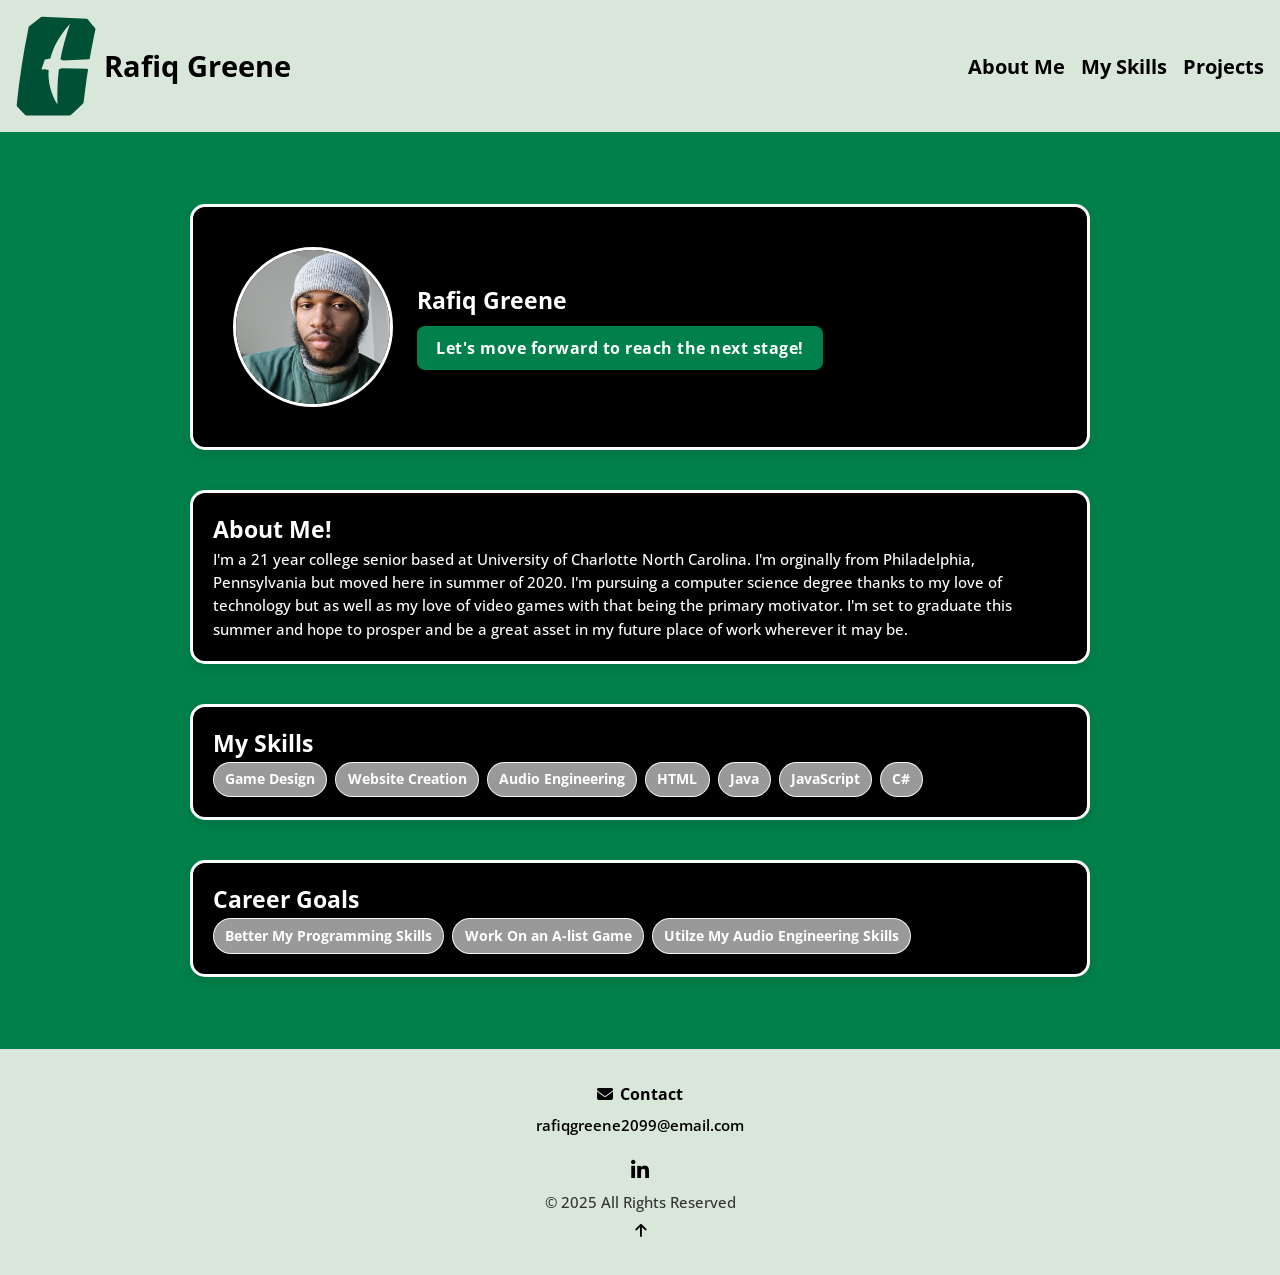
<file: index.html>
<!DOCTYPE html>
<html lang="en">
<head>
  <meta charset="UTF-8" />
  <meta name="viewport" content="width=device-width, initial-scale=1.0"/>
  <title>Portfolio </title>
  <link rel="preconnect" href="https://fonts.googleapis.com"/>
  <link rel="preconnect" href="https://fonts.gstatic.com" crossorigin/>
  <link href="https://fonts.googleapis.com/css2?family=Open+Sans:ital,wght@0,300..800;1,300..800&family=Oswald:wght@200..700&display=swap" rel="stylesheet"/>
  <link rel="stylesheet" href="https://cdnjs.cloudflare.com/ajax/libs/font-awesome/6.4.0/css/all.min.css"/>
  <link rel="stylesheet" href="css/style.css"/>
</head>
<body id="top">
  <header>
    <div class="logo-section">
      <img src="images/Charlotte_49ers_logo.svg" alt="logo" width="200" height="200"/>
      <a href="index.html"><h1>Rafiq Greene</h1></a>
    </div>
    <nav aria-label="Primary">
      <ul>
        <li><a href="#about">About Me</a></li>
        <li><a href="#skills">My Skills</a></li>
        <li><a href="project.html">Projects</a></li>
      </ul>
    </nav>
  </header>

  <!--Main Section-->
  <main>
  <section class="person-section" id="person1">
    <!-- Hero Card -->
    <div class="hero">
        <img src="images/meImg.jpg" alt="name" class="profile-pic">
        <div>
            <h2>Rafiq Greene<h2>
            <p>Let's move forward to reach the next stage!</p>
        </div>
    </div>

    <!-- About Me Card -->
    <div class="about" id="about">
      <h2>About Me!</h2>
      <p>I'm a 21 year college senior based at University of Charlotte North Carolina. I'm orginally
        from  Philadelphia, Pennsylvania but moved here in summer of 2020. I'm pursuing a computer science degree
        thanks to my love of technology but as well as my love of video games with that being the primary motivator.
        I'm set to graduate this summer and hope to prosper and be a great asset in my future place of work wherever it 
        may be.
      </p>
      
    </div>

    <!-- Skills Card -->
    <div class="skills" id="skills">
      <h2>My Skills</h2>
      <ul>
        <li>Game Design</li>
        <li>Website Creation</li>
        <li>Audio Engineering</li>
        <li>HTML</li>
        <li>Java</li>
        <li>JavaScript</li>
        <li>C#</li>
      </ul>
    </div>

    <!-- Goals Card -->
    <div div class="skills" id="skills">
      <h2>Career Goals</h2>
      <ul>
      <li>Better My Programming Skills</li>
      <li>Work On an A-list Game</li>
      <li>Utilze My Audio Engineering Skills</li>
      </ul>
    </div>

  </section>
</main>

  <footer class="site-footer">
    <section>
      <h6><i class="fa-solid fa-envelope"></i> Contact</h6>
      <p><a href="mailto:123@email.com">rafiqgreene2099@email.com</a></p>
    </section>
    <ul class="socials" aria-label="Social links">
      <li><a href="https://www.linkedin.com/in/rafiq-greene-434401252/" target="_blank" rel="noopener"><i class="fa-brands fa-linkedin-in" aria-hidden="true"></i></a></li>
    </ul>
    <p class="copyright">&copy; 2025  All Rights Reserved</p>
    <a href="#top" class="back-to-top" aria-label="Back to top"><i class="fa-solid fa-arrow-up"></i></a>
  </footer>
</body>
</html>
</file>
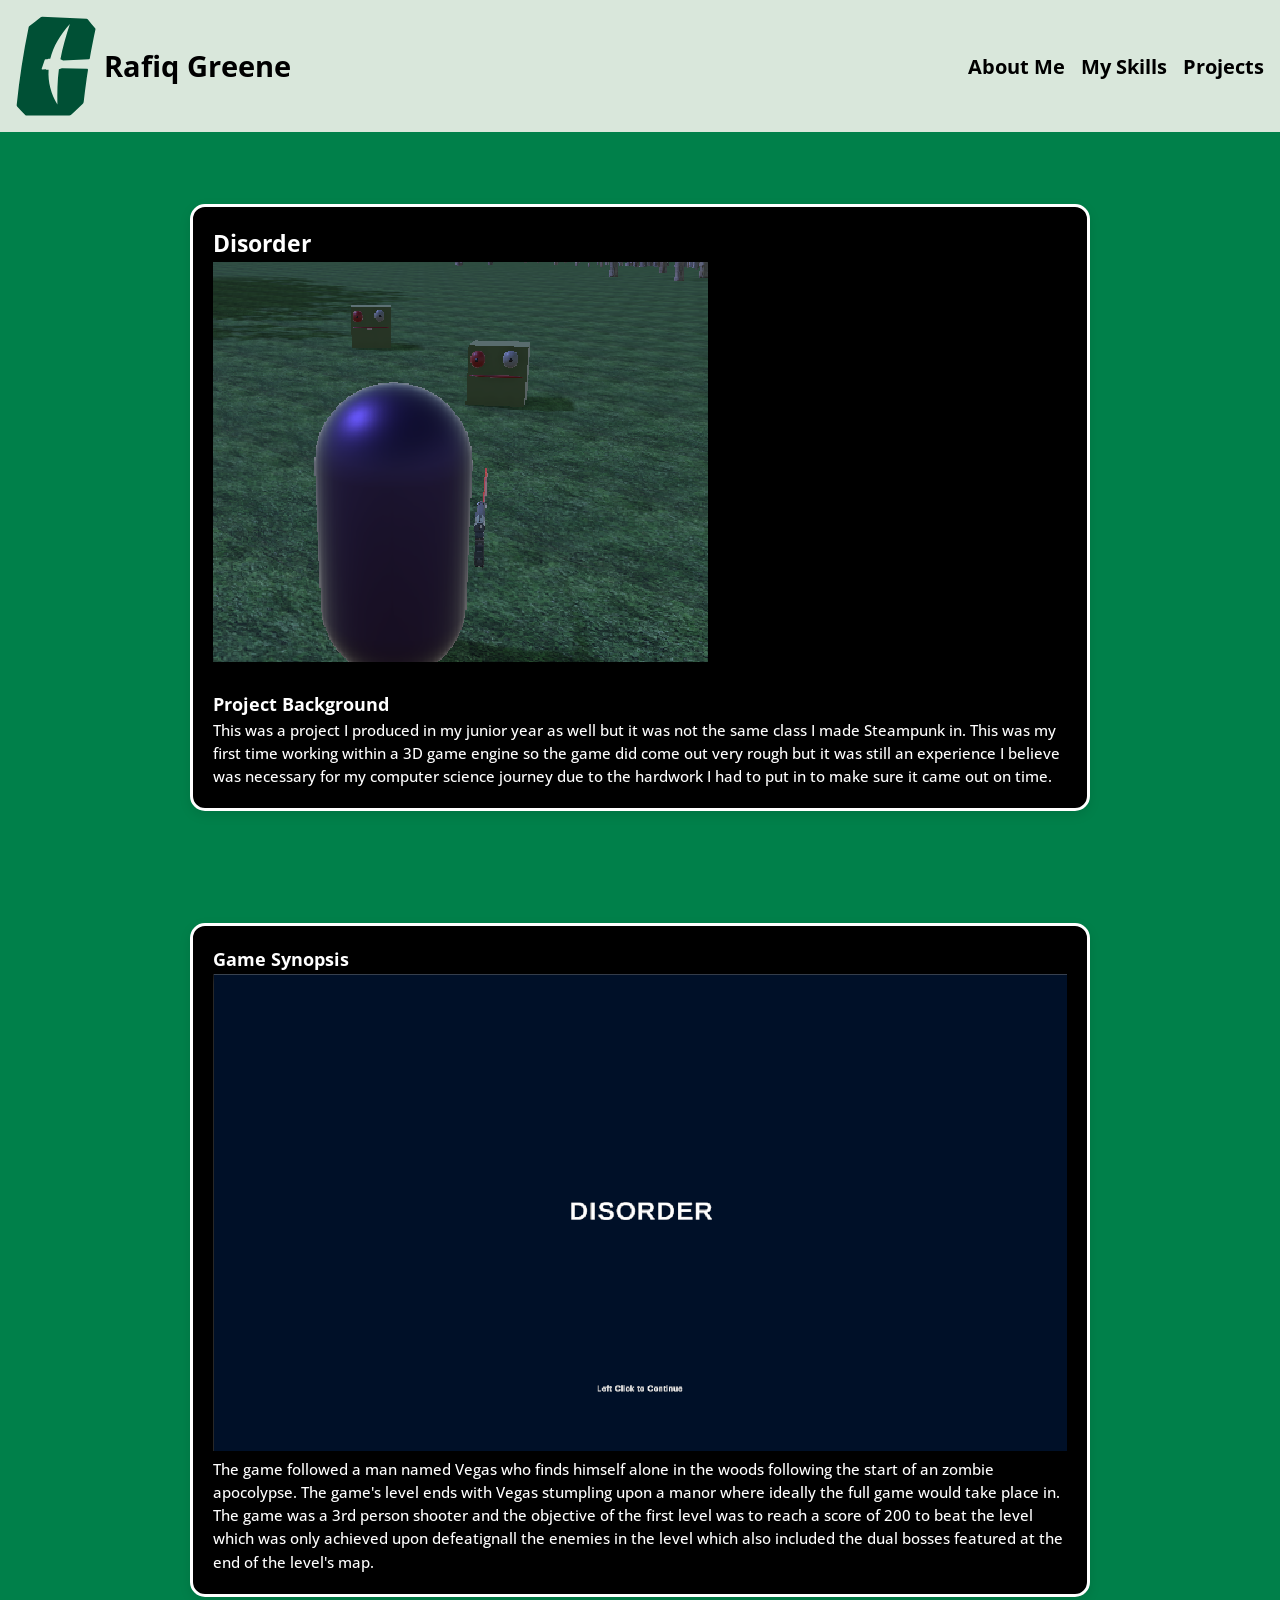
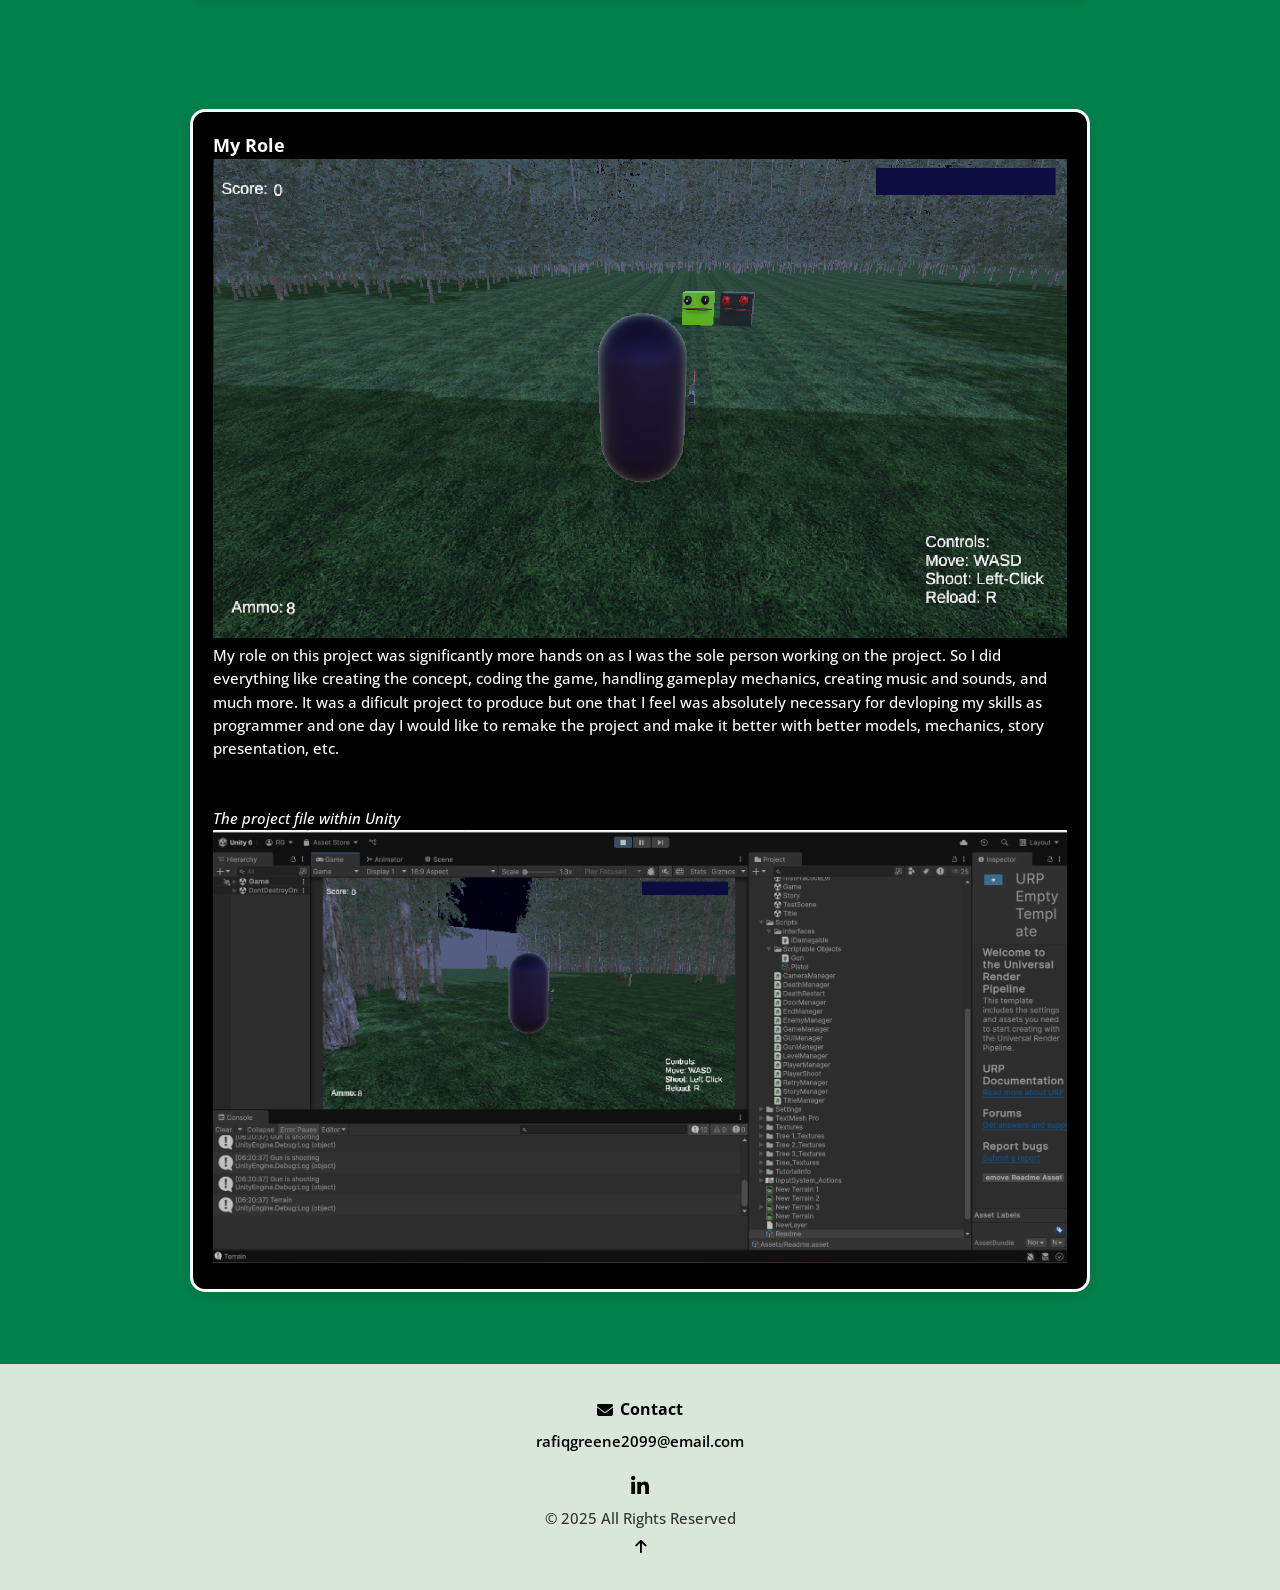
<file: disorder.html>
<!DOCTYPE html>
<html lang="en">
<head>
    <meta charset="UTF-8">
    <meta name="viewport" content="width=device-width, initial-scale=1.0">
    <title>Projects</title>
    
    <!--Google Fonts (EXACTLY same as index.html)-->
    <link rel="preconnect" href="https://fonts.googleapis.com">
    <link rel="preconnect" href="https://fonts.gstatic.com" crossorigin>
    <link href="https://fonts.googleapis.com/css2?family=Open+Sans:ital,wght@0,300..800;1,300..800&family=Oswald:wght@200..700&display=swap" rel="stylesheet">
    <link rel="stylesheet" href="https://cdnjs.cloudflare.com/ajax/libs/font-awesome/6.4.0/css/all.min.css">
    <!--CSS Stylesheet Link (EXACTLY same as index.html)-->
    <link rel="stylesheet" href="css/style.css" />
    
</head>
<body id = "top">
    <!--Header Section -->
   <header>
        <div class="logo-section">
      <img src="images/Charlotte_49ers_logo.svg" alt="logo" width="200" height="200"/>
      <a href="index.html"><h1>Rafiq Greene</h1></a>
    </div>

        <!--Navigation-->
        <nav>
            <ul>
                <li><a href="index.html#about">About Me</a></li>
                <li><a href="index.html#skills">My Skills</a></li>
                <li><a href="project.html">Projects</a></li>
            </ul>
        </nav>
    </header>

    <!--Main Content Area-->
    <main>
    <section class="skills">
    <div ><h2>Disorder</h2></div>
    <img src="images/disorder-3.png">
    <br></br>
    <h3>Project Background</h3>
    <p>This was a project I produced in my junior year as well but it was not the same class I made Steampunk in. 
    This was my first time working within a 3D game engine so the game did come out very rough but it was still an experience I believe 
    was necessary for my computer science journey due to the hardwork I had to put in to make sure it came out on time.</p>
    </section>
    
    <section class="skills">
    <h3>Game Synopsis</h3>
    <img class="screenshot" src="images/disorder.png">
    <p>The game followed a man named Vegas who finds himself alone in the woods following the start of an zombie apocolypse. The game's level ends with Vegas stumpling upon
        a manor where ideally the full game would take place in. The game was a 3rd person shooter and the objective of the first level was to reach a score of 200
        to beat the level which was only achieved upon defeatignall the enemies in the level which also included the dual bosses featured at the end of the level's map.
    </p>
    </section>

    <section class="skills">
    <h3>My Role</h3>
    <figure>
    <img class="screenshot" src="images/disorder-4.png">
    </figure>
    <p> My role on this project was significantly more hands on as I was the sole person working on the project. So I did everything like creating the concept, coding the game,
        handling gameplay mechanics, creating music and sounds, and much more. It was a dificult project to produce but one that I feel was absolutely necessary for 
        devloping my skills as programmer and one day I would like to remake the project and make it better with better models, mechanics, story presentation, etc.</p>
    <br></br>
    <figure>
        <div><i>The project file within Unity</i></div>
    <img class="screenshot" src="images/disorder-5.png">
    <figcaption>
    </figcaption>
    </figure>
    
    </section>
    </main>

    <!--Footer (MUST be EXACTLY same as index.html)-->
    <footer class="site-footer">
    <section>
      <h6><i class="fa-solid fa-envelope"></i> Contact</h6>
      <p><a href="mailto:123@email.com">rafiqgreene2099@email.com</a></p>
    </section>
    <ul class="socials" aria-label="Social links">
      <li><a href="https://www.linkedin.com/in/rafiq-greene-434401252/" target="_blank" rel="noopener"><i class="fa-brands fa-linkedin-in" aria-hidden="true"></i></a></li>
    </ul>
    <p class="copyright">&copy; 2025  All Rights Reserved</p>
    <a href="#top" class="back-to-top" aria-label="Back to top"><i class="fa-solid fa-arrow-up"></i></a>
  </footer>


</body>
</html>
</file>
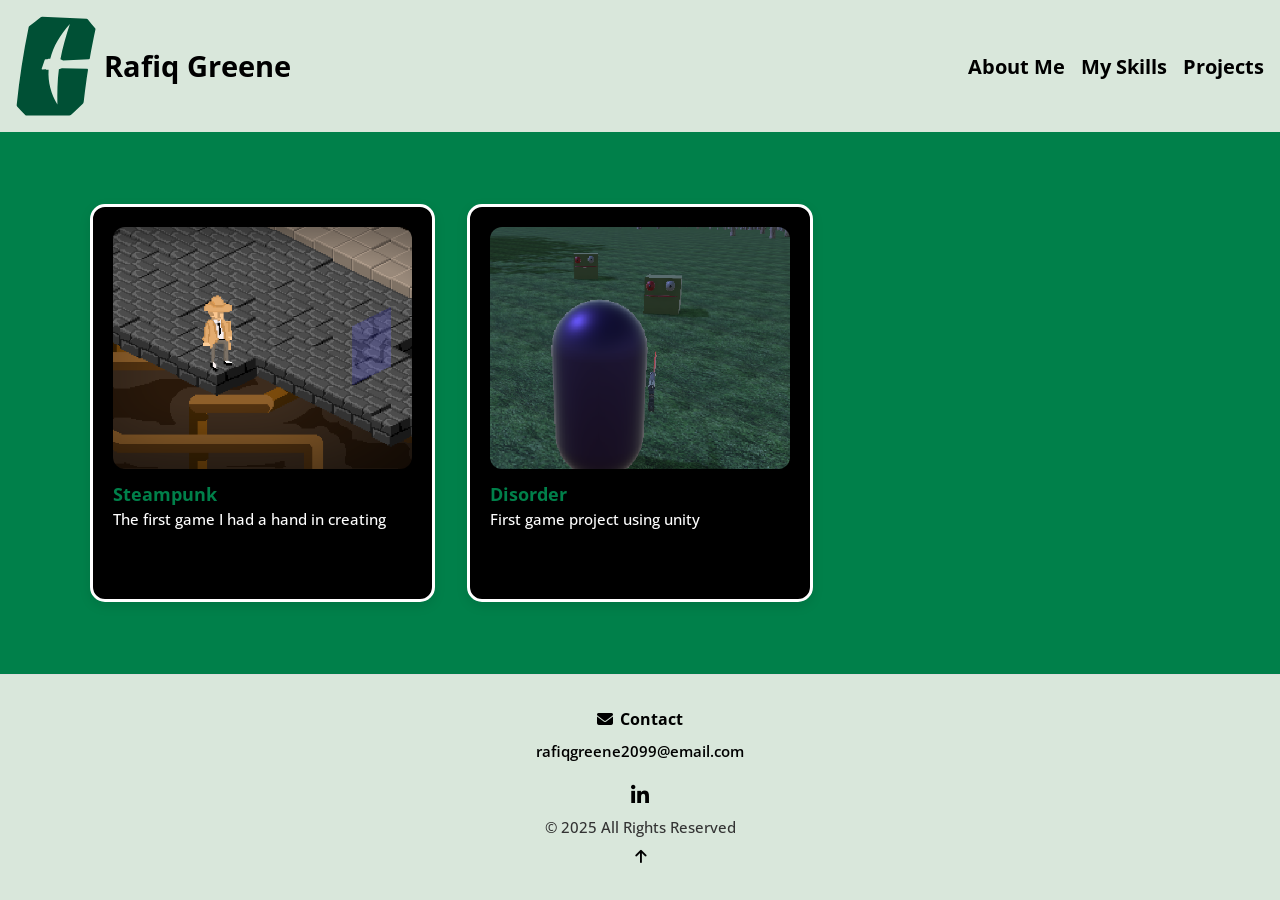
<file: game-select.html>
<!DOCTYPE html>
<html lang="en">
<head>
    <meta charset="UTF-8">
    <meta name="viewport" content="width=device-width, initial-scale=1.0">
    <title>Projects</title>
    
    <!--Google Fonts (EXACTLY same as index.html)-->
    <link rel="preconnect" href="https://fonts.googleapis.com">
    <link rel="preconnect" href="https://fonts.gstatic.com" crossorigin>
    <link href="https://fonts.googleapis.com/css2?family=Open+Sans:ital,wght@0,300..800;1,300..800&family=Oswald:wght@200..700&display=swap" rel="stylesheet">
    <link rel="stylesheet" href="https://cdnjs.cloudflare.com/ajax/libs/font-awesome/6.4.0/css/all.min.css">
    <!--CSS Stylesheet Link (EXACTLY same as index.html)-->
    <link rel="stylesheet" href="css/style.css" />
    
</head>
<body id = "top">
    <!--Header Section -->
    <header>
        <div class="logo-section">
      <img src="images/Charlotte_49ers_logo.svg" alt="logo" width="200" height="200"/>
      <a href="index.html"><h1>Rafiq Greene</h1></a>
    </div>

        <!--Navigation-->
        <nav>
            <ul>
                <li><a href="index.html#about">About Me</a></li>
                <li><a href="index.html#skills">My Skills</a></li>
                <li><a href="project.html">Projects</a></li>
            </ul>
        </nav>
    </header>

    <!--Main Content Area-->
    <main>
        
        <!--Projects Container (Required: At least 5 projects total)-->
        <section id="projects">
            <!--PROJECT 1 -->
            <div class="game">
                <!-- Project image  -->
                 <a href= "steampunk.html" > <img src= "images/steampunk-1.png" alt = "logo" width = "150" height = "150"></a>
                <!-- Project title -->
                <h3><a href="steampunk.html" >Steampunk</a></h3>
                <!-- Short summary -->
                <p>The first game I had a hand in creating</p>
            </div>

            <!--PROJECT 2 -->
            <div class="game">
                <!-- Project image  -->
                 <a href= "disorder.html" > <img src= "images/disorder-3.png" alt = "logo" width = "150" height = "150"></a>
                <!-- Project title -->
                <h3><a href="disorder.html" >Disorder</a></h3>
                <!-- Short summary -->
                <p>First game project using unity</p>

            </div>
        </section>
        </section>

    </main>

    <!--Footer (MUST be EXACTLY same as index.html)-->
    <footer class="site-footer">
    <section>
      <h6><i class="fa-solid fa-envelope"></i> Contact</h6>
      <p><a href="mailto:123@email.com">rafiqgreene2099@email.com</a></p>
    </section>
    <ul class="socials" aria-label="Social links">
      <li><a href="https://www.linkedin.com/in/rafiq-greene-434401252/" target="_blank" rel="noopener"><i class="fa-brands fa-linkedin-in" aria-hidden="true"></i></a></li>
    </ul>
    <p class="copyright">&copy; 2025  All Rights Reserved</p>
    <a href="#top" class="back-to-top" aria-label="Back to top"><i class="fa-solid fa-arrow-up"></i></a>
  </footer>

</body>
</html>
</file>
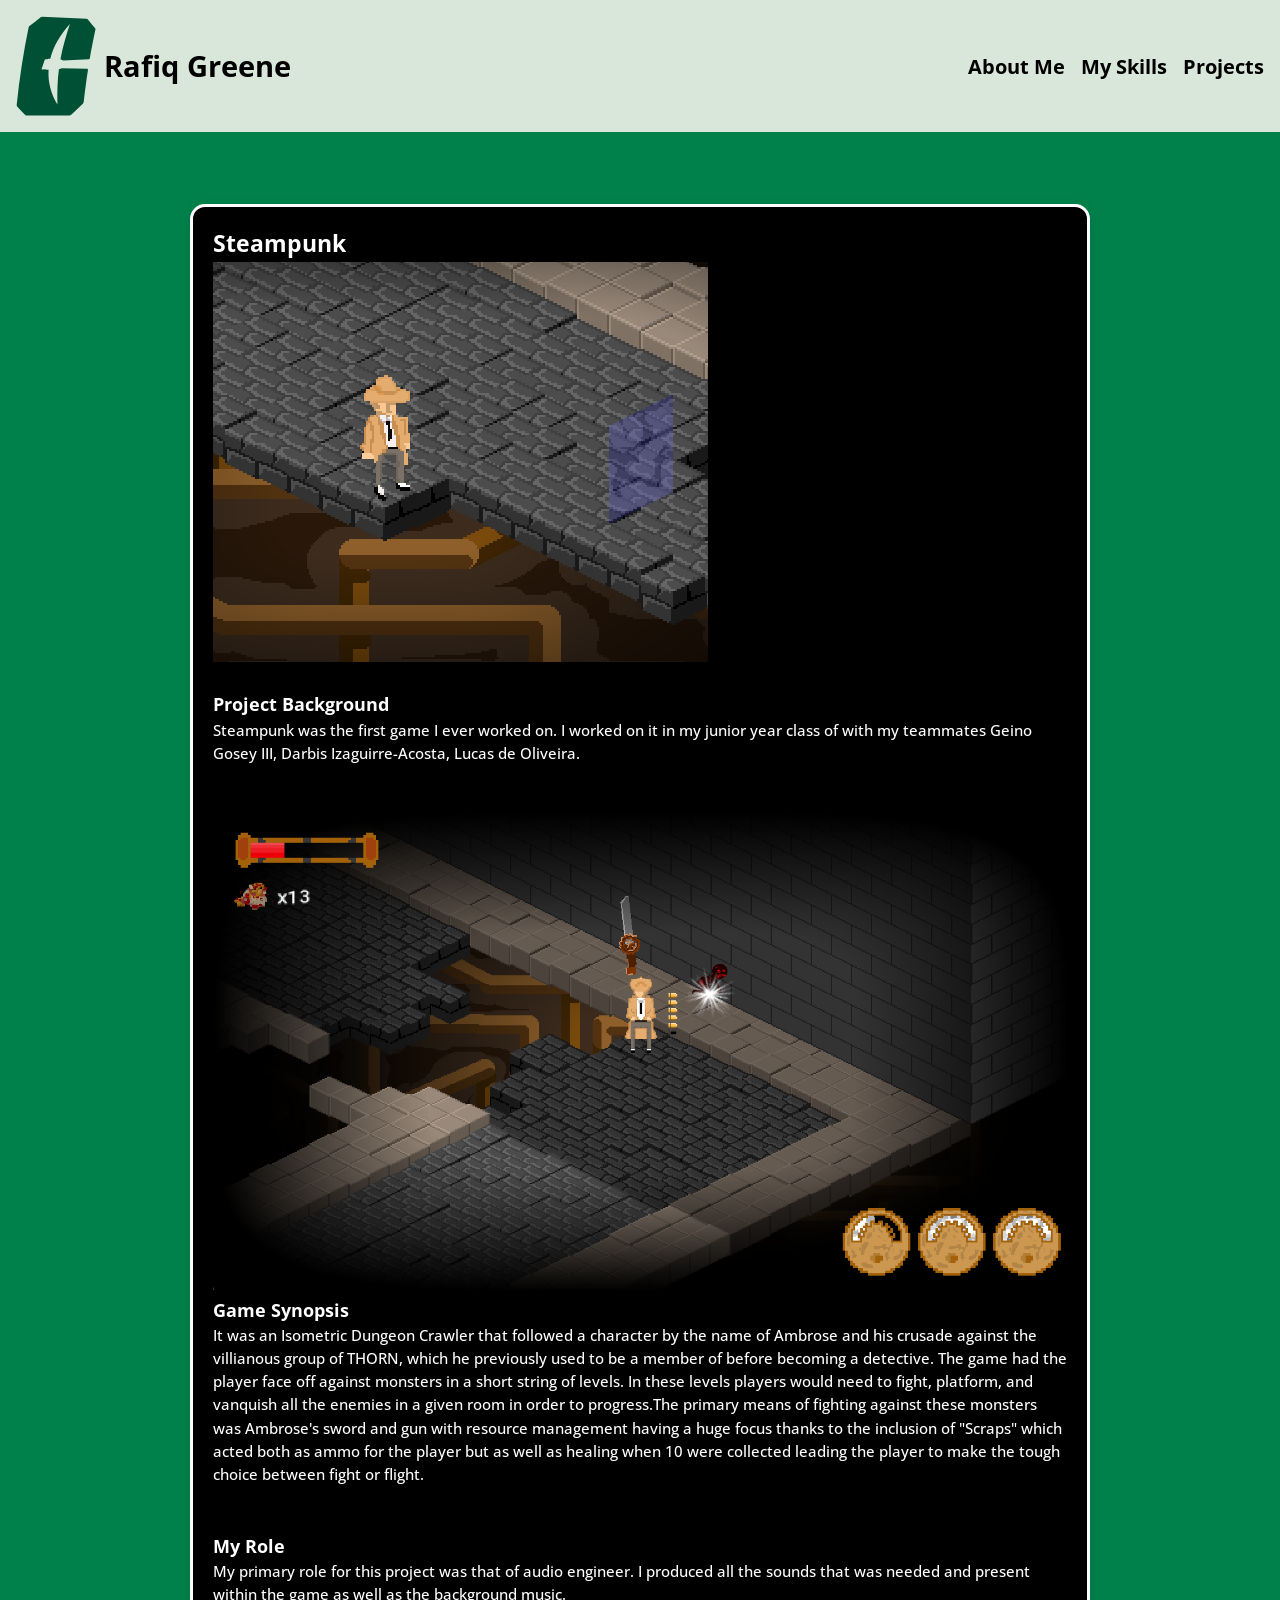
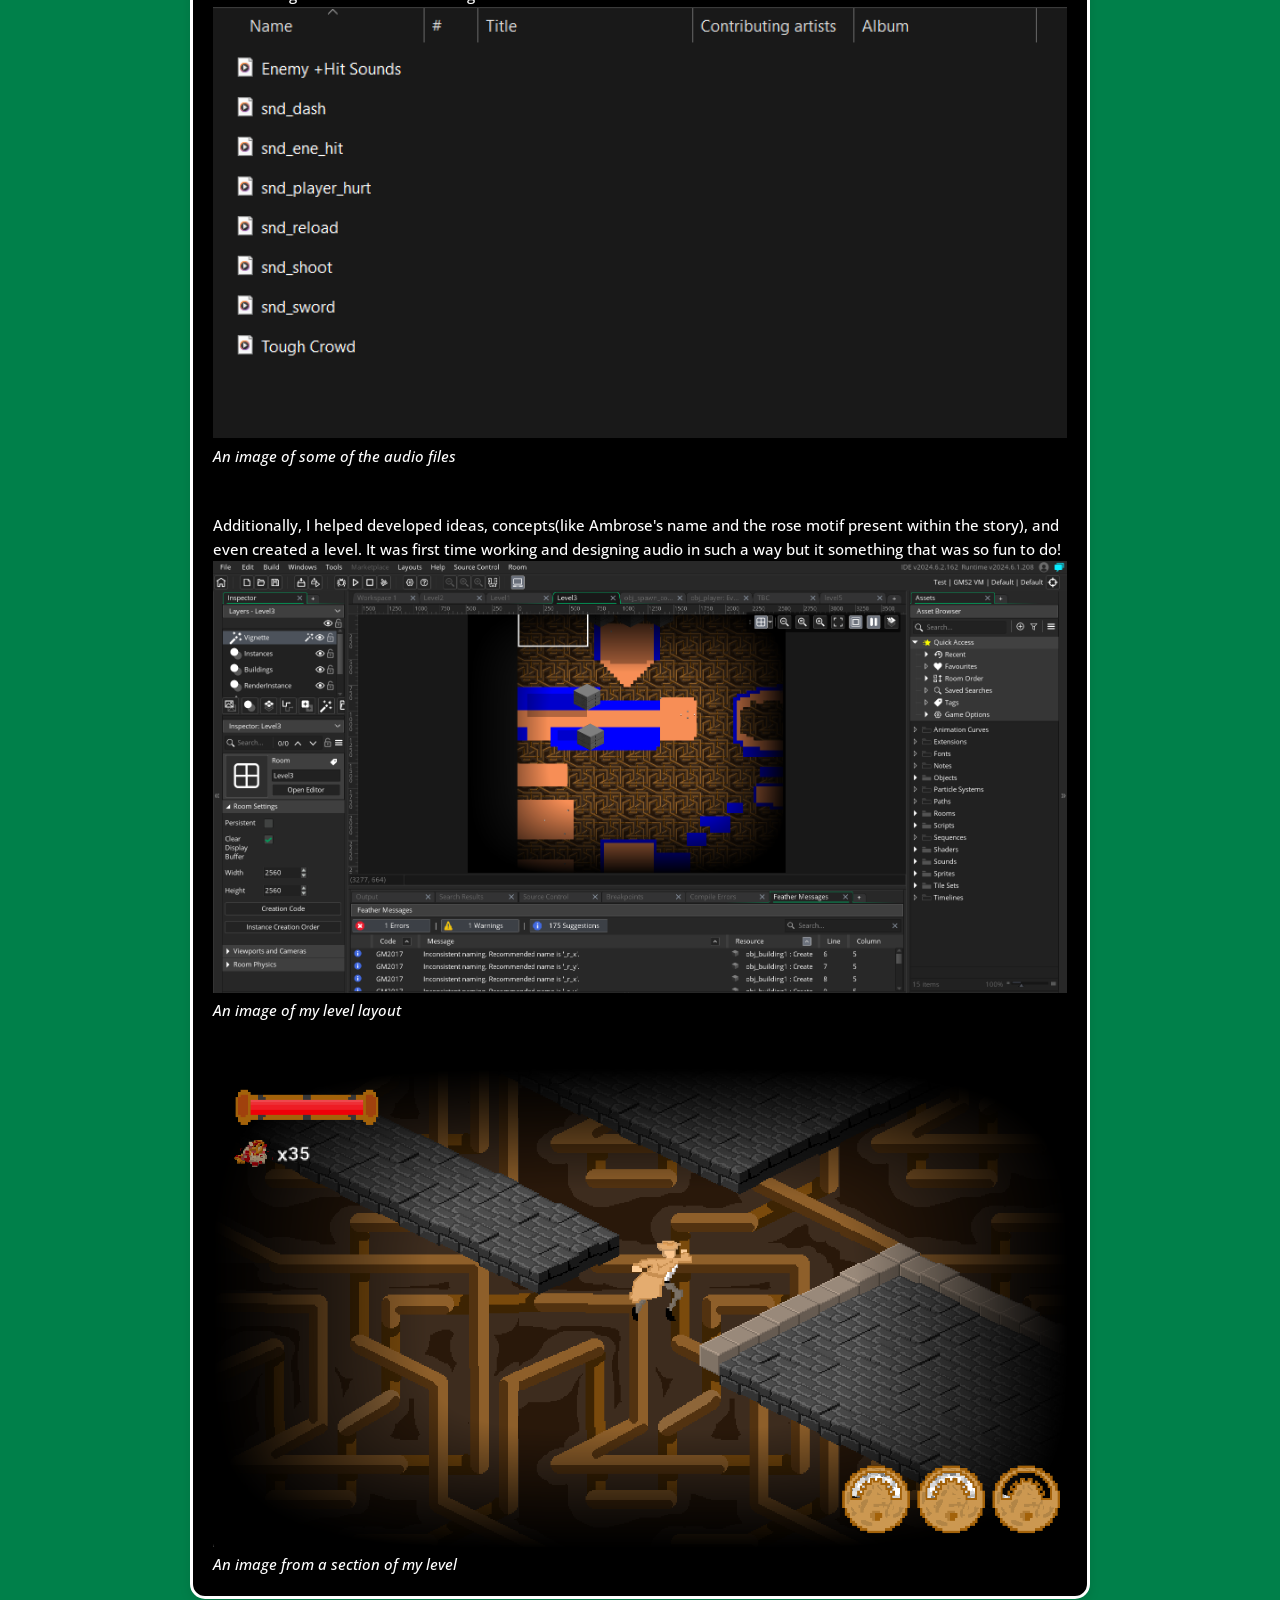
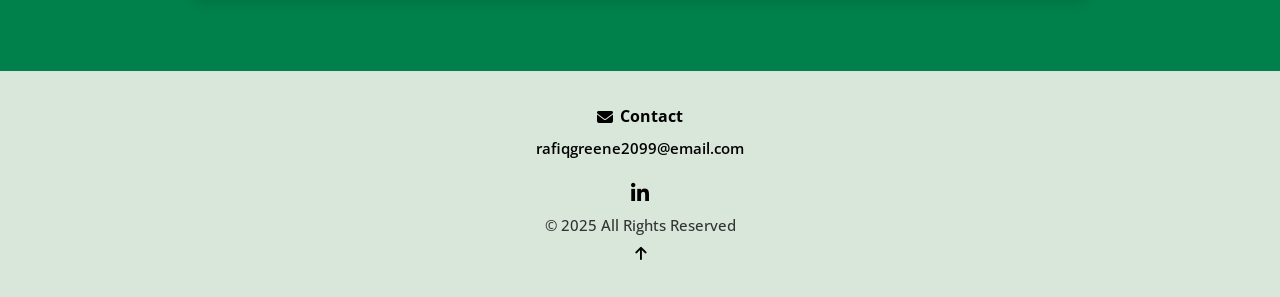
<file: game.html>
<!DOCTYPE html>
<html lang="en">
<head>
    <meta charset="UTF-8">
    <meta name="viewport" content="width=device-width, initial-scale=1.0">
    <title>Projects</title>
    
    <!--Google Fonts (EXACTLY same as index.html)-->
    <link rel="preconnect" href="https://fonts.googleapis.com">
    <link rel="preconnect" href="https://fonts.gstatic.com" crossorigin>
    <link href="https://fonts.googleapis.com/css2?family=Open+Sans:ital,wght@0,300..800;1,300..800&family=Oswald:wght@200..700&display=swap" rel="stylesheet">
    <link rel="stylesheet" href="https://cdnjs.cloudflare.com/ajax/libs/font-awesome/6.4.0/css/all.min.css">
    <!--CSS Stylesheet Link (EXACTLY same as index.html)-->
    <link rel="stylesheet" href="css/style.css" />
    
</head>
<body id = "top">
    <!--Header Section -->
   <header>
        <div class="logo-section">
      <img src="images/Charlotte_49ers_logo.svg" alt="logo" width="200" height="200"/>
      <a href="index.html"><h1>Rafiq Greene</h1></a>
    </div>

        <!--Navigation-->
        <nav>
            <ul>
                <li><a href="index.html#about">About Me</a></li>
                <li><a href="index.html#skills">My Skills</a></li>
                <li><a href="project.html">Projects</a></li>
            </ul>
        </nav>
    </header>

    <!--Main Content Area-->
    <main>
    <section class="skills">
    <div ><h2>Steampunk</h2></div>
    <img src="images/steampunk-1.png">
    <br></br>
    <h3>Project Background</h3>
    <p>Steampunk was the first game I ever worked on. I worked on it in my junior year class of with my  teammates  Geino Gosey III, 
    Darbis Izaguirre-Acosta, Lucas de Oliveira. </p>
    <br></br>
    <img class="screenshot" src="images/steampunk-3.png">
    <h3>Game Synopsis</h3>
    <p> It was an Isometric Dungeon Crawler that followed a character by the name of Ambrose and
    his crusade against the villianous group of THORN, which he previously used to be a member of before becoming a detective.
    The game had the player face off against monsters in a short string of levels. In these levels players would need to fight, platform, and vanquish
    all the enemies in a given room in order to progress.The primary means of fighting against these monsters was Ambrose's sword and gun with resource management
    having a huge focus thanks to the inclusion of "Scraps" which acted both as ammo for the player but as well as healing when 10 were collected leading the player
    to make the tough choice between fight or flight. </p>
    <br></br>
    <h3>My Role</h3>
    <p> My primary role for this project was that of audio engineer. 
    I produced all the sounds that was needed and present within the game as well as the background music.
    <figure>
    <img class="screenshot" src="images/audfiles.png">
    <figcaption>
    <div><i>An image of some of the audio files </i></div>
    </figcaption>
    </figure>
    <br></br>
    Additionally, I helped developed ideas, concepts(like Ambrose's name and the rose motif present within the story), and even created a level.
    It was first time working and designing audio in such a way but it something that was so fun to do!</p>
    <figure>
    <img class="screenshot" src="images/level.png">
    <figcaption>
    <div><i>An image of my level layout</i></div>
    </figcaption>
    </figure>
    <br></br>
    <figure>
    <img class="screenshot" src="images/steampunk-4.png">
    <figcaption>
    <div><i>An image from a section of my level</i></div>
    </figcaption>
    </figure>
    </section>
    </main>

    <!--Footer (MUST be EXACTLY same as index.html)-->
    <footer class="site-footer">
    <section>
      <h6><i class="fa-solid fa-envelope"></i> Contact</h6>
      <p><a href="mailto:123@email.com">rafiqgreene2099@email.com</a></p>
    </section>
    <ul class="socials" aria-label="Social links">
      <li><a href="https://www.linkedin.com/in/rafiq-greene-434401252/" target="_blank" rel="noopener"><i class="fa-brands fa-linkedin-in" aria-hidden="true"></i></a></li>
    </ul>
    <p class="copyright">&copy; 2025  All Rights Reserved</p>
    <a href="#top" class="back-to-top" aria-label="Back to top"><i class="fa-solid fa-arrow-up"></i></a>
  </footer>


</body>
</html>
</file>
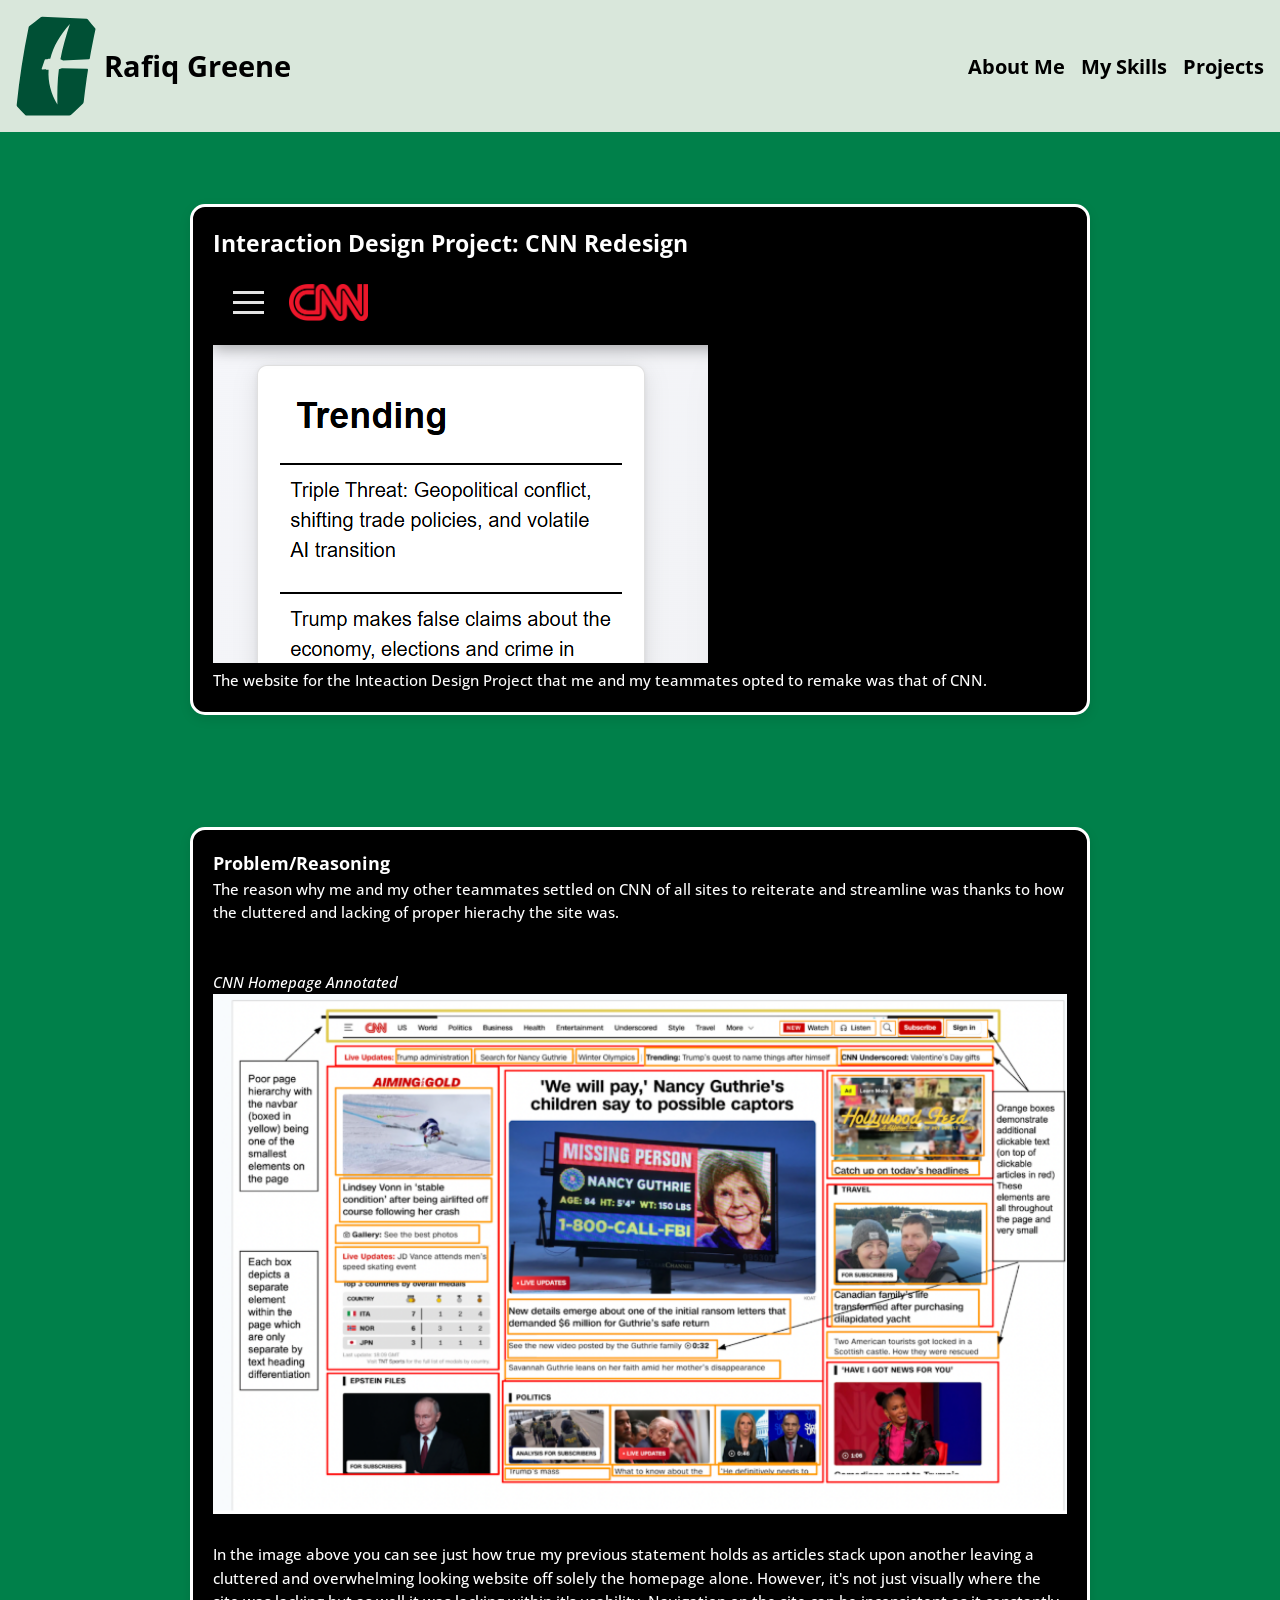
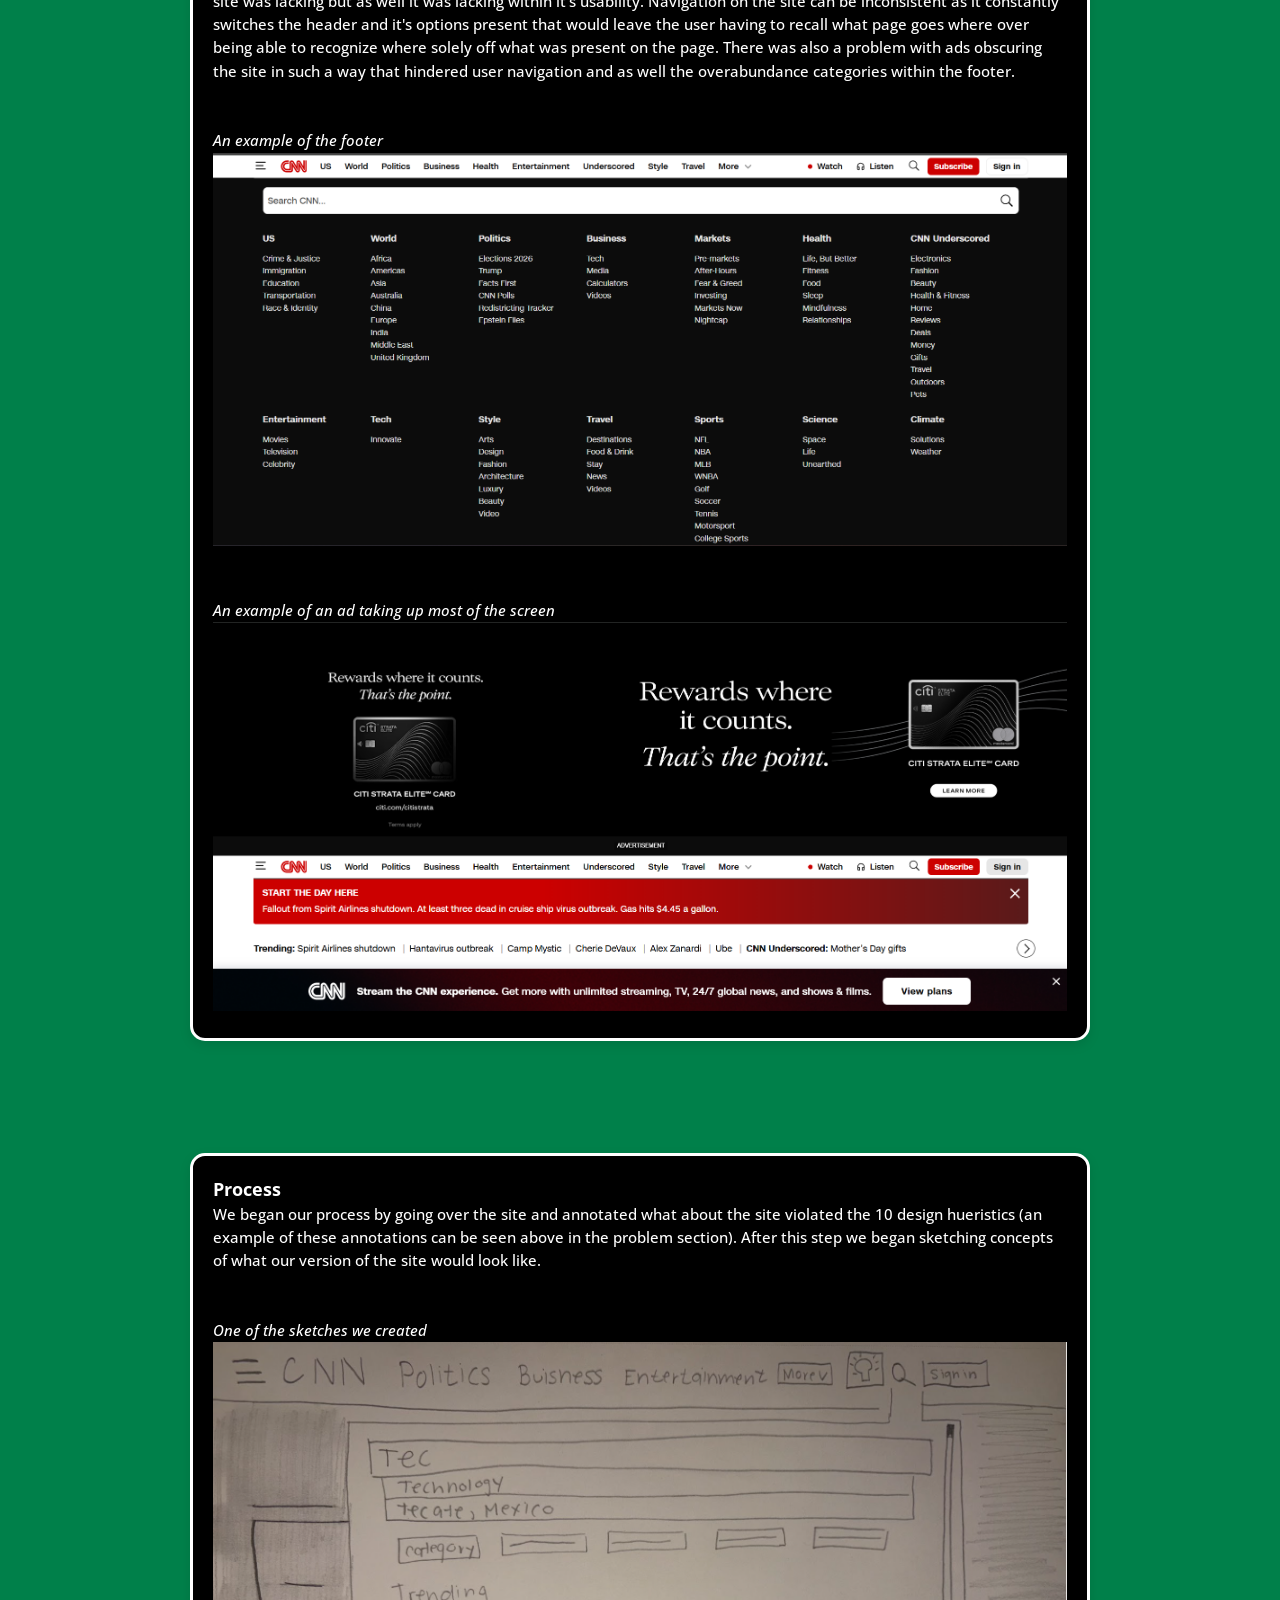
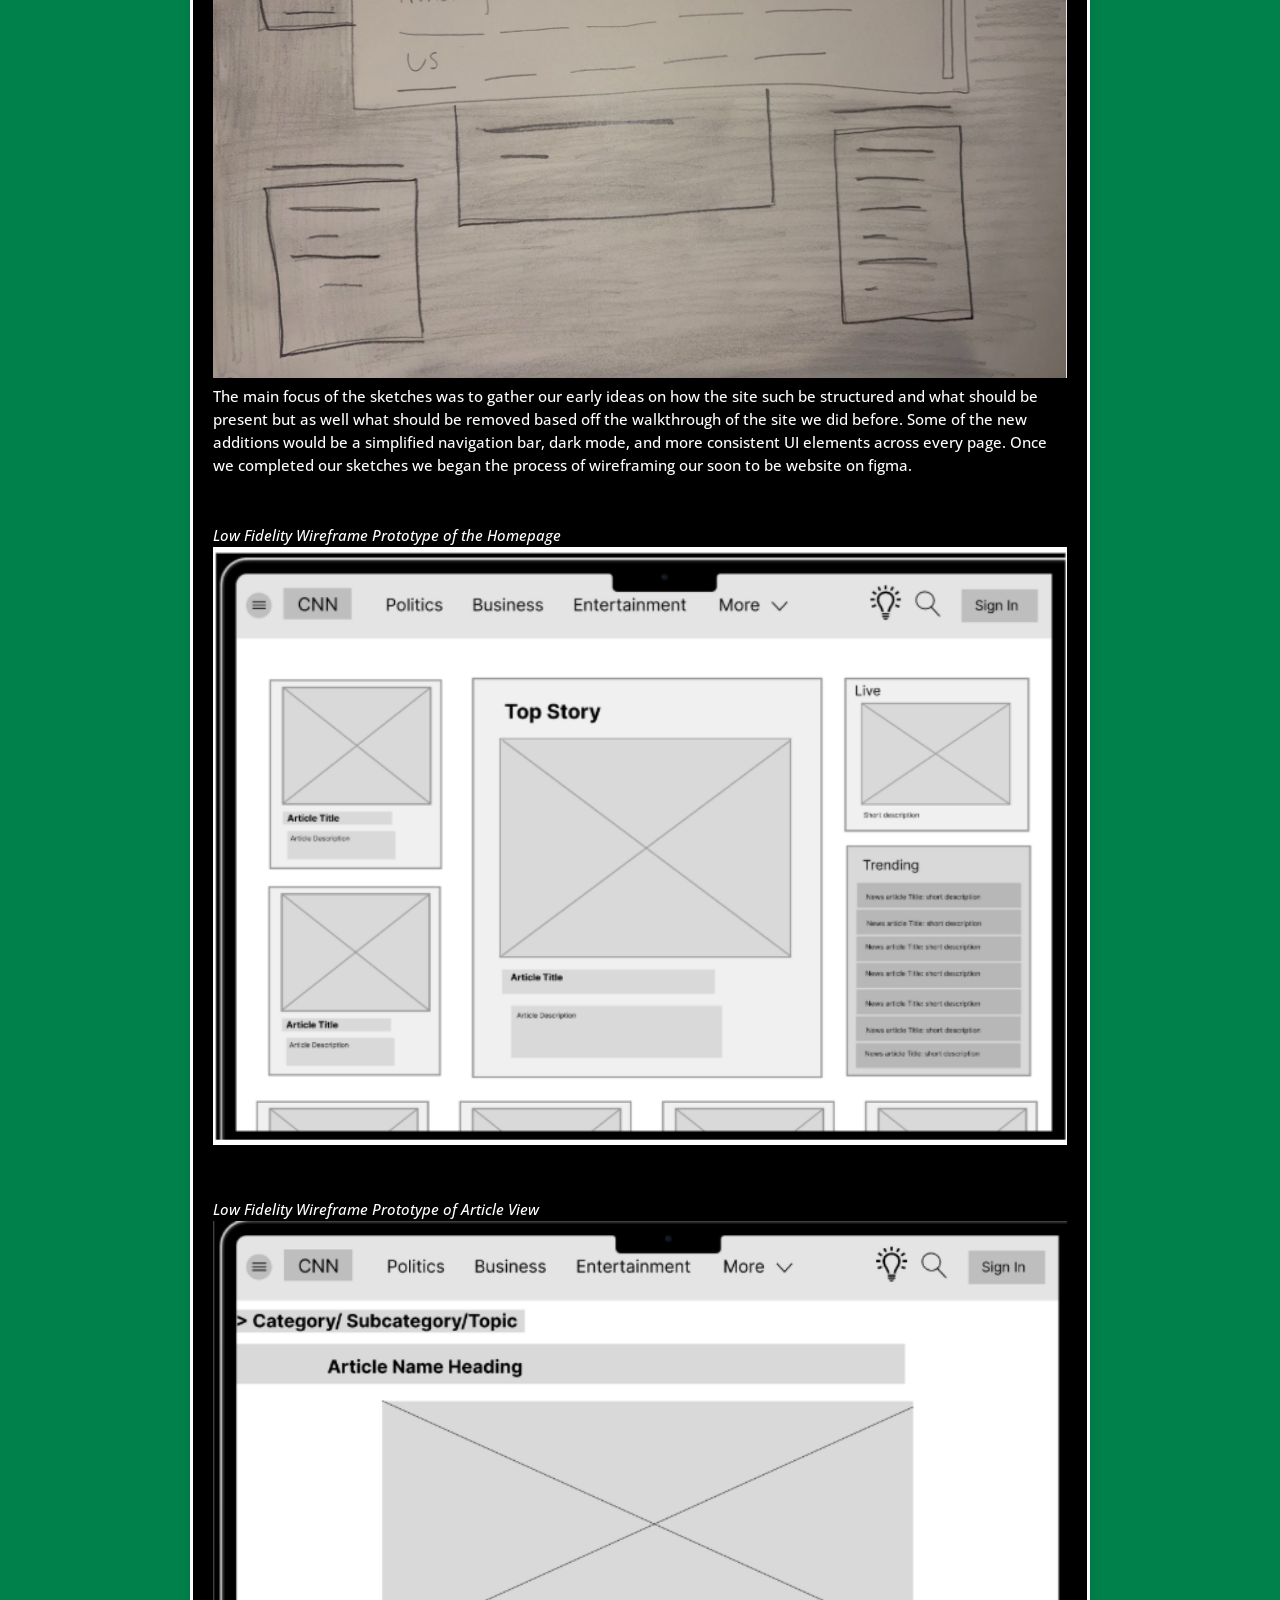
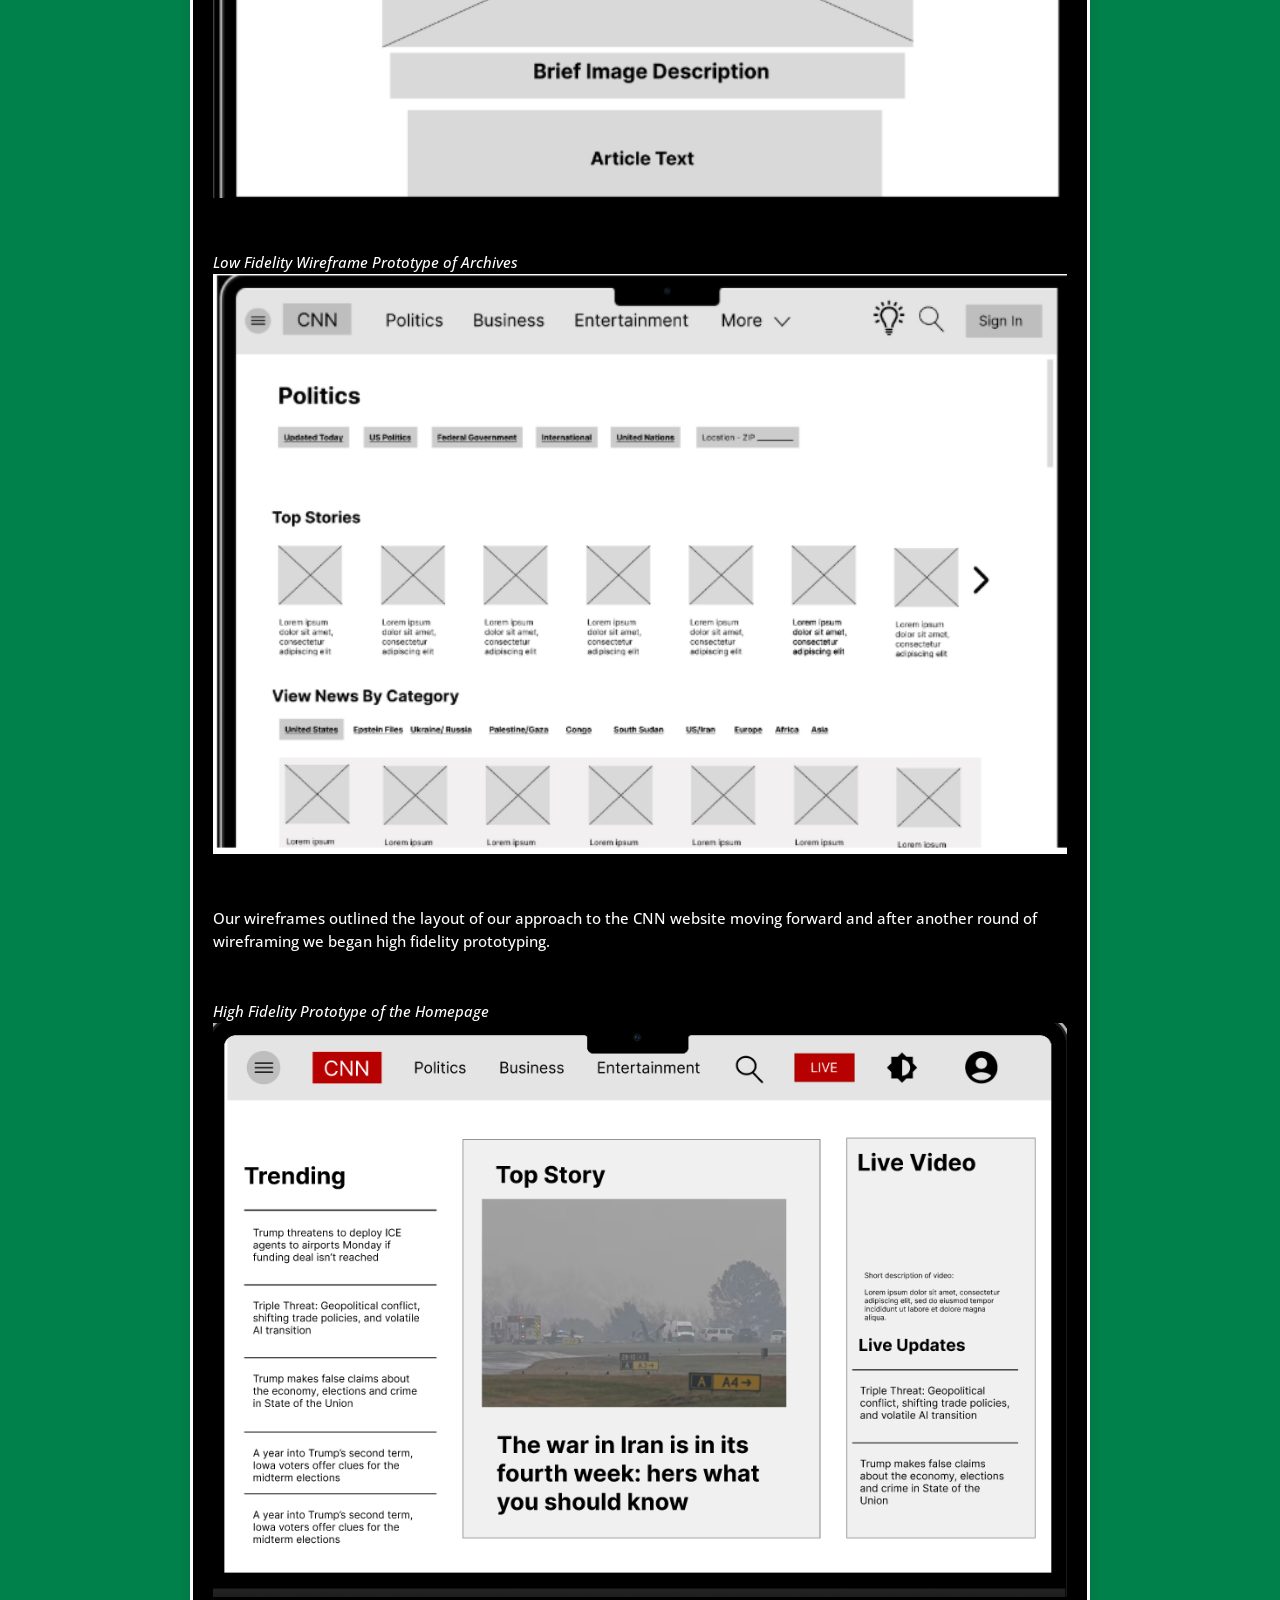
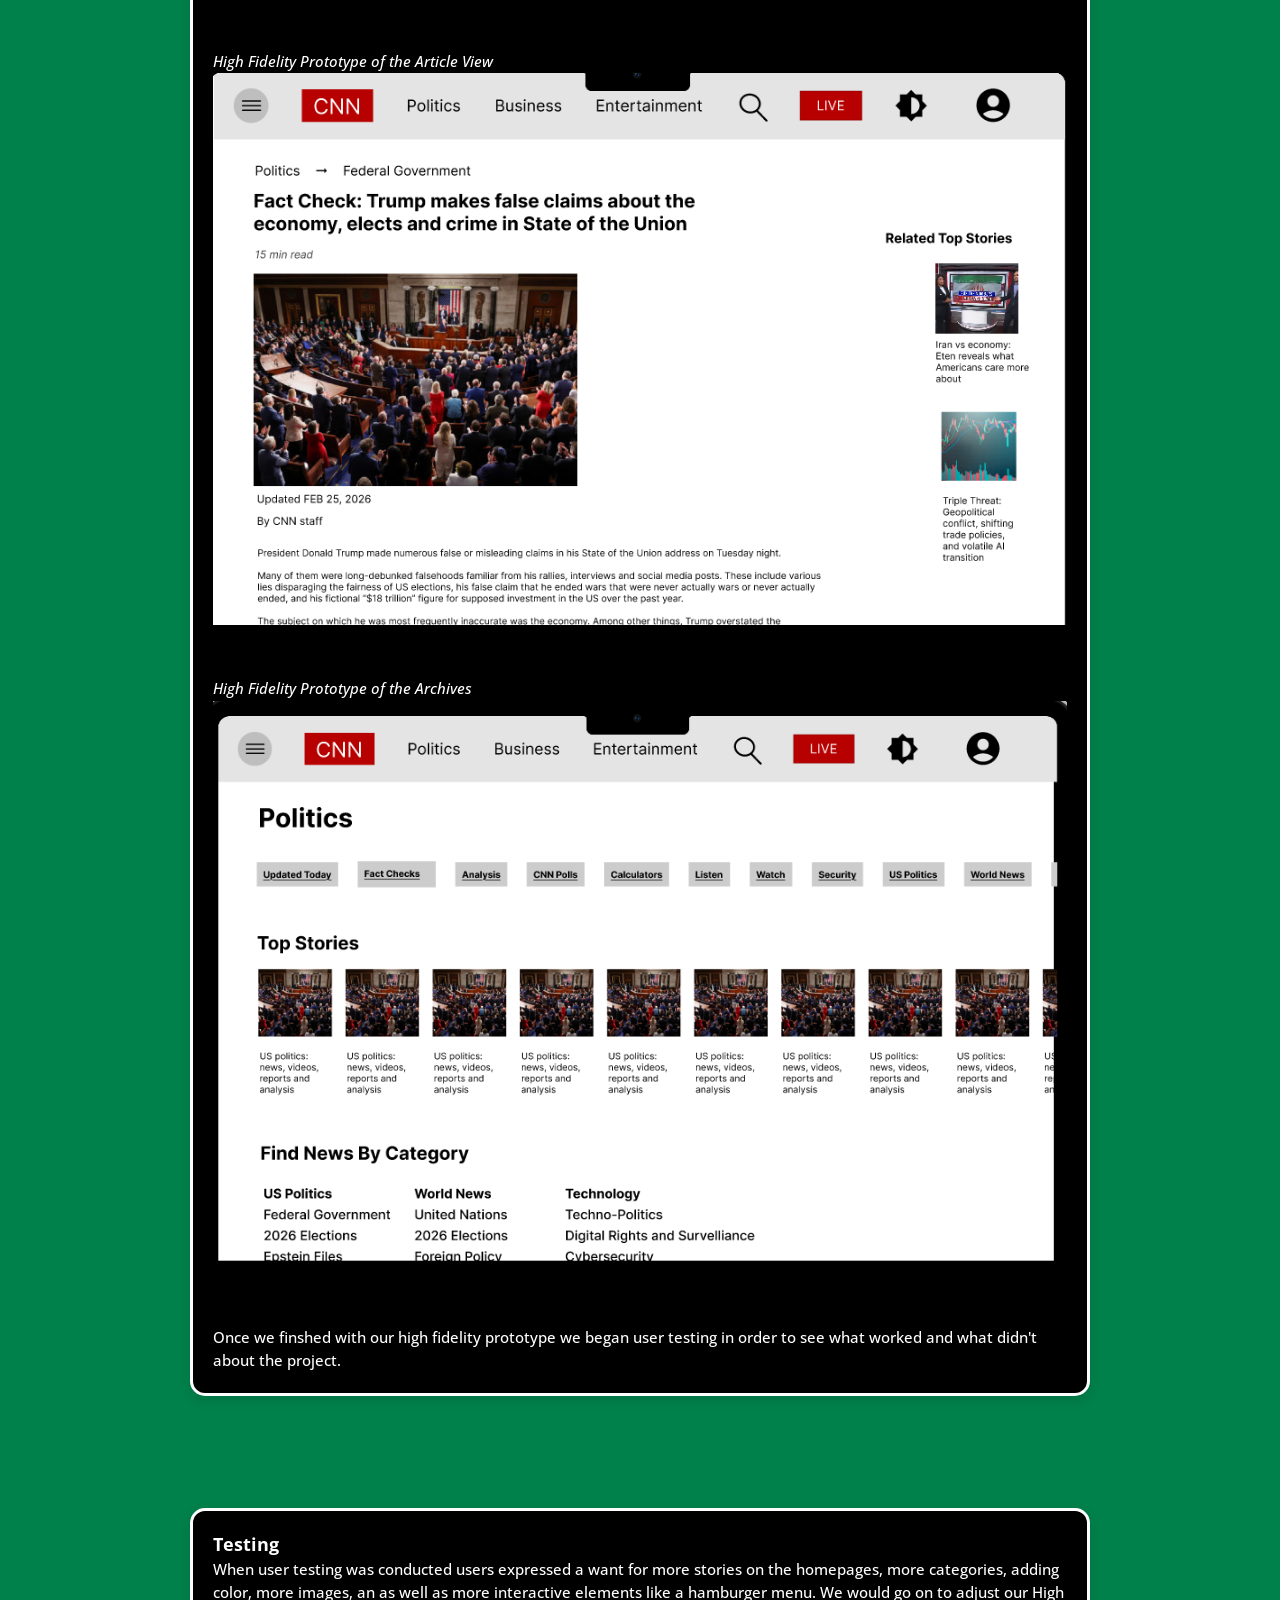
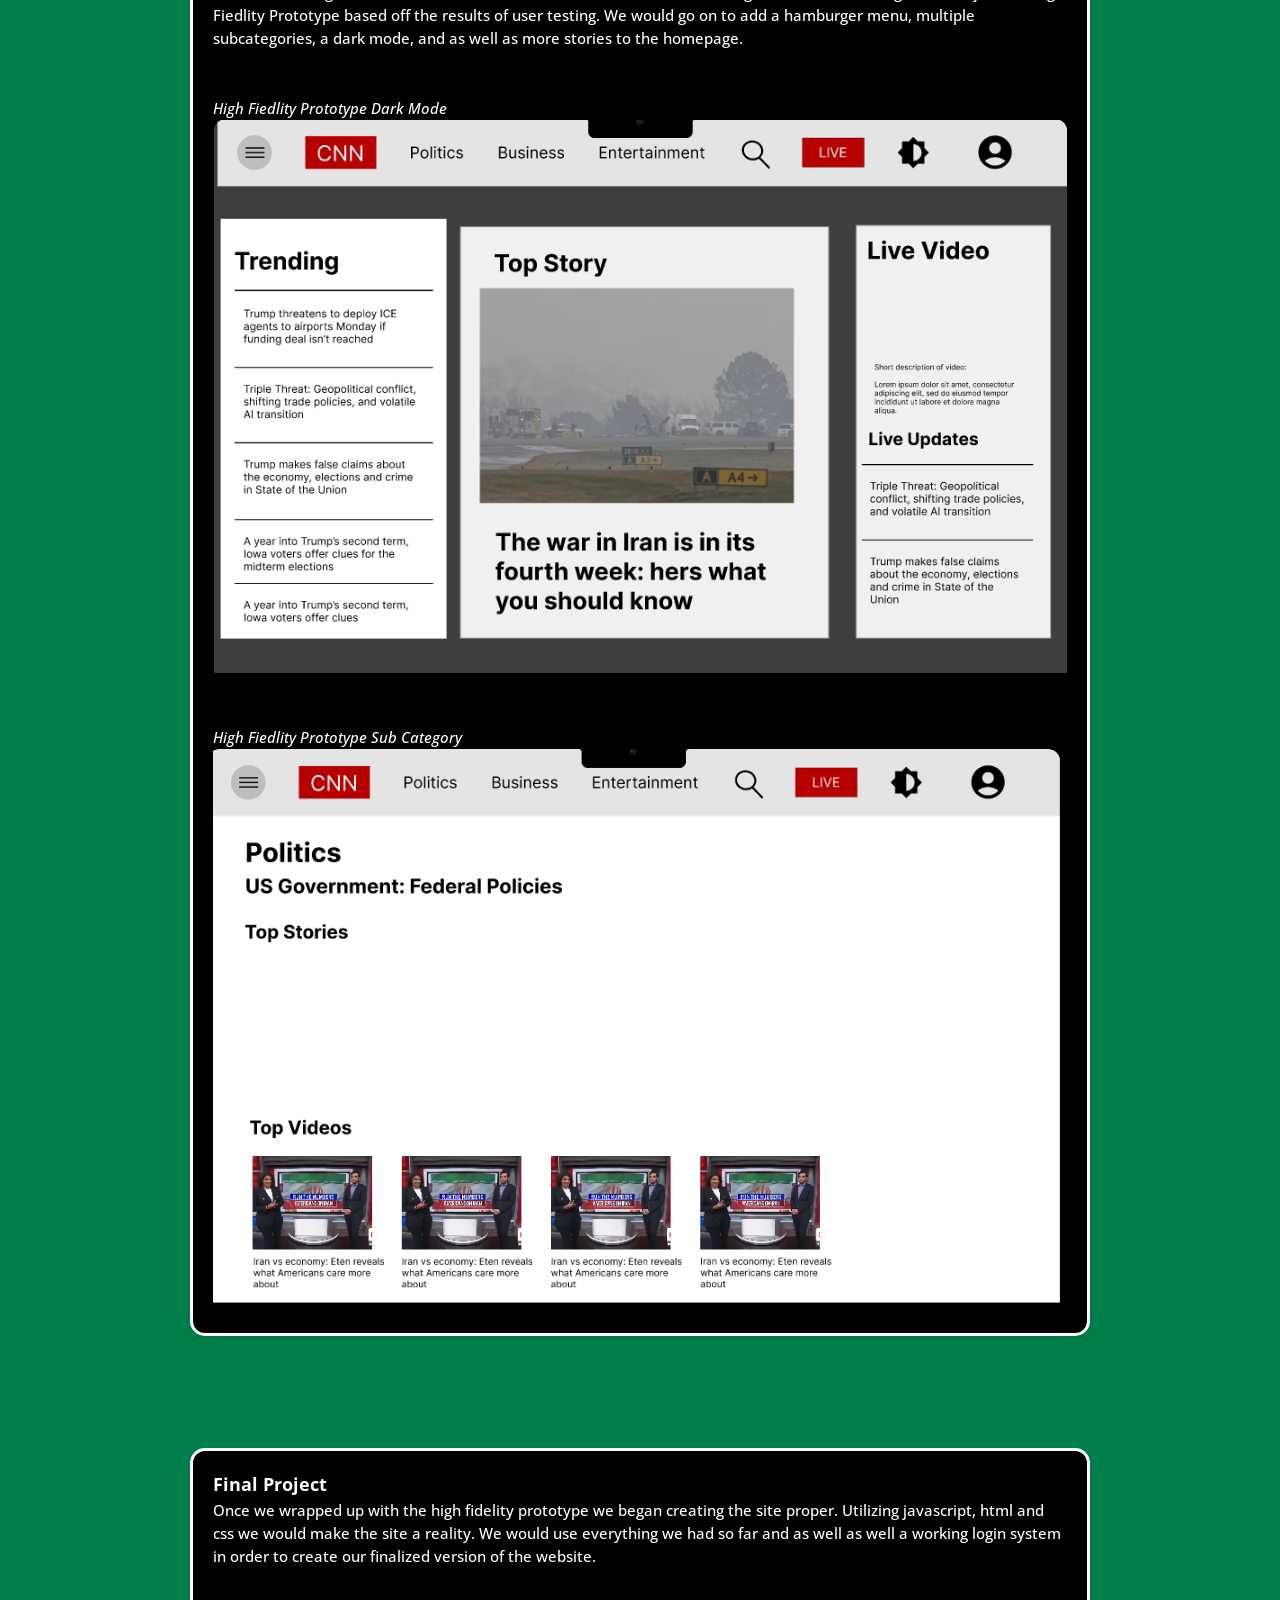
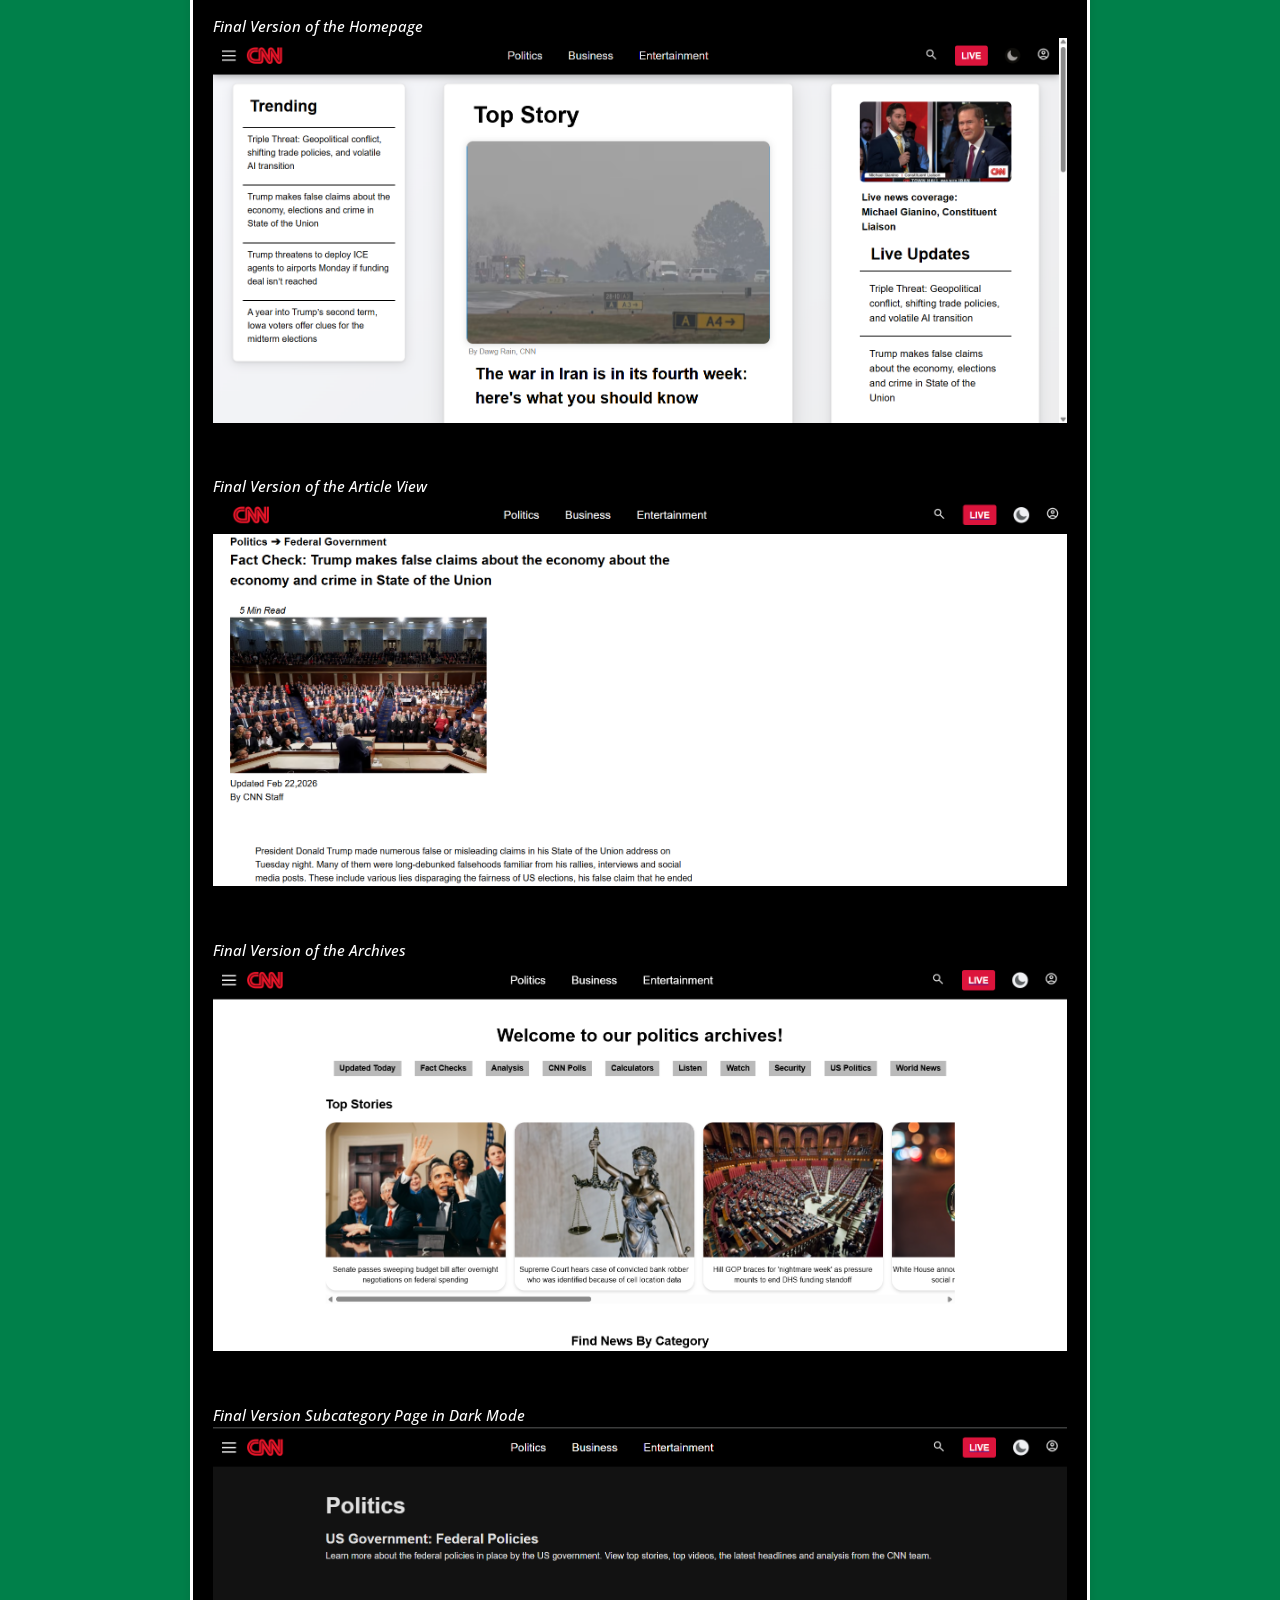
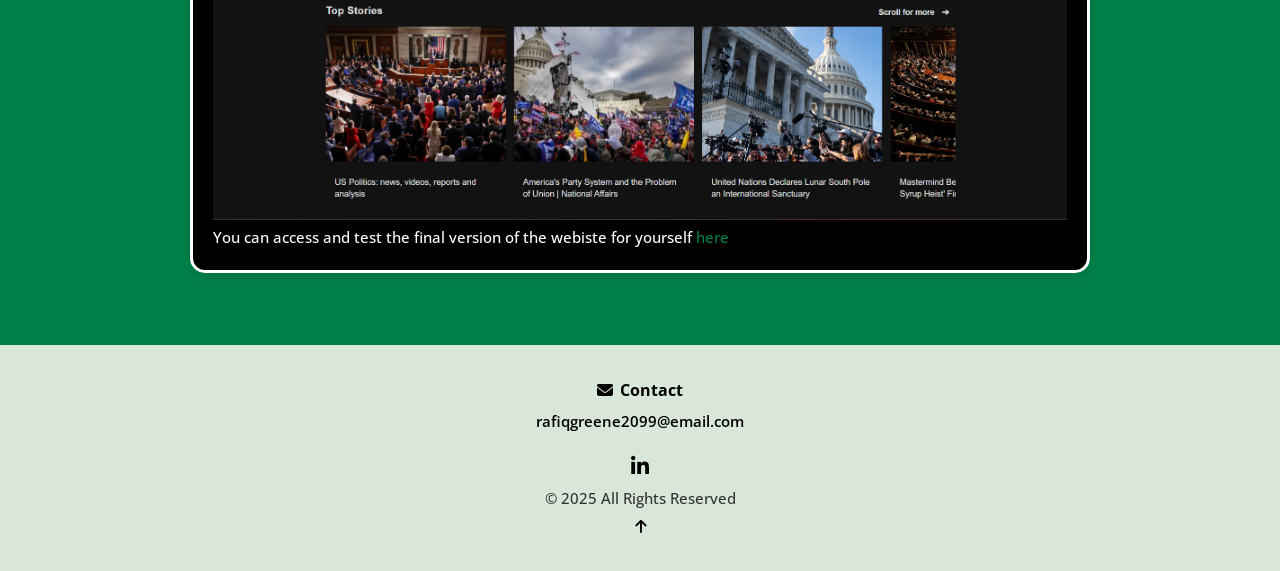
<file: interaction-design.html>
<!DOCTYPE html>
<html lang="en">
<head>
    <meta charset="UTF-8">
    <meta name="viewport" content="width=device-width, initial-scale=1.0">
    <title>Projects</title>
    
    <!--Google Fonts (EXACTLY same as index.html)-->
    <link rel="preconnect" href="https://fonts.googleapis.com">
    <link rel="preconnect" href="https://fonts.gstatic.com" crossorigin>
    <link href="https://fonts.googleapis.com/css2?family=Open+Sans:ital,wght@0,300..800;1,300..800&family=Oswald:wght@200..700&display=swap" rel="stylesheet">
    <link rel="stylesheet" href="https://cdnjs.cloudflare.com/ajax/libs/font-awesome/6.4.0/css/all.min.css">
    <!--CSS Stylesheet Link (EXACTLY same as index.html)-->
    <link rel="stylesheet" href="css/style.css" />
    
</head>
<body id = "top">
    <!--Header Section -->
   <header>
        <div class="logo-section">
      <img src="images/Charlotte_49ers_logo.svg" alt="logo" width="200" height="200"/>
      <a href="index.html"><h1>Rafiq Greene</h1></a>
    </div>

        <!--Navigation-->
        <nav>
            <ul>
                <li><a href="index.html#about">About Me</a></li>
                <li><a href="index.html#skills">My Skills</a></li>
                <li><a href="project.html">Projects</a></li>
            </ul>
        </nav>
    </header>

    <!--Main Content Area-->
    <main>
    <section class="skills">
    <div ><h2>Interaction Design Project: CNN Redesign</h2></div>
    <img src="images/cnn-1.png">
    <p>The website for the Inteaction Design Project that me and my teammates opted to remake was that of CNN.</p>
    </section>

    <section class="skills">
    <h3>Problem/Reasoning</h3>
    <p>The reason why me and my other teammates settled on CNN of all sites to reiterate and streamline
    was thanks to how the cluttered and lacking of proper hierachy the site was. </p>
    <br></br>
    <figure>
        <figcaption> <i>CNN Homepage Annotated</i></figcaption>
       <img class= "screenshot" src="images/cnn-2.png"> 
    </figure>
    <br></sbr>
    <p>In the image above you can see just how true my previous statement holds as articles
    stack upon another leaving a cluttered and overwhelming looking website off solely the homepage alone.
    However, it's not just visually where the site was lacking but as well it was lacking within it's usability.
    Navigation on the site can be inconsistent as it constantly switches the header and it's options present 
    that would leave the user having to recall what page goes where over being able to recognize where solely off 
    what was present on the page. There was also a problem with ads obscuring the site in such a way that hindered user navigation and as well
    the overabundance categories within the footer.</p>
    <br></br>
     <figure>
        <figcaption> <i>An example of the footer</i></figcaption>
       <img class= "screenshot" src="images/cnn-4.png"> 
    </figure>
    <br></br>
    <figure>
        <figcaption> <i>An example of an  ad taking up most of the screen</i></figcaption>
       <img class= "screenshot" src="images/cnn-3.png"> 
    </figure>
    </section>

    <section class="skills">
    <h3>Process</h3>
    <p>We began our process by going over the site and annotated what about the site violated the 10 design hueristics
    (an example of these annotations can be seen above in the problem section). After this step we began sketching concepts of what   
    our version of the site would look like.</p>
    <br></br>
    <figure>
        <figcaption><i>One of the sketches we created</i></figcaption>
        <img class= "screenshot" src="images/cnn-5.png">
    </figure>
    <p>The main focus of the sketches was to gather our early ideas on how the site such be structured
    and what should be present but as well what should be removed based off the walkthrough of the site we did before. 
    Some of the new additions would be a simplified navigation bar, dark mode, and more consistent UI elements across every page.  
    Once we completed our sketches we began the process of wireframing our soon to be website on figma.
    </p>
    <br></br>
    <figure>
        <figcaption><i>Low Fidelity Wireframe Prototype of the Homepage</i></figcaption>
        <img class= "screenshot" src="images/cnn-6.png">
    </figure>
    <br></br>
    <figure>
        <figcaption><i>Low Fidelity Wireframe Prototype of Article View</i></figcaption>
        <img class= "screenshot" src="images/cnn-7.png">
    </figure>
    <br></br>
    <figure>
        <figcaption><i>Low Fidelity Wireframe Prototype of Archives</i></figcaption>
        <img class= "screenshot" src="images/cnn-8.png">
    </figure>
    <br></br>
    <p>Our wireframes outlined the layout of our approach to the CNN website moving forward and 
    after another round of wireframing we began high fidelity prototyping.</p>
    <br></br>
    <figure>
        <figcaption><i>High Fidelity Prototype of the Homepage</i></figcaption>
        <img class= "screenshot" src="images/cnn-9.png">
    </figure>
    <br></br>
    <figure>
        <figcaption><i>High Fidelity Prototype of the Article View</i></figcaption>
        <img class= "screenshot" src="images/cnn-10.png">
    </figure>
    <br></br>
    <figure>
        <figcaption><i>High Fidelity  Prototype of the Archives</i></figcaption>
        <img class= "screenshot" src="images/cnn-11.png">
    </figure>
    <br></br>
    <p>Once we finshed with our high fidelity prototype we began user testing in order to see what worked and what didn't about 
    the project.</p>
    </section>

    <section class="skills">
    <h3>Testing</h3>
    <p>When user testing was conducted users expressed a want for more stories on the homepages,
        more categories, adding color, more images, an as well as more interactive elements like a hamburger menu. 
        We would go on to adjust our High Fiedlity Prototype based off the results of user testing. We would go on to add
        a hamburger menu, multiple subcategories, a dark mode, and as well as more stories to the homepage. </p>
        <br></br>
    <figure>
        <figcaption><i>High Fiedlity Prototype Dark Mode</i></figcaption>
        <img class= "screenshot" src="images/cnn-15.png">
    </figure>
    <br></br>
    <figure>
        <figcaption><i>High Fiedlity Prototype Sub Category</i></figcaption>
        <img class= "screenshot" src="images/cnn-16.png">
    </figure>
    </section>

    <section class="skills">
    <h3>Final Project</h3>
    <p> Once we wrapped up with the high fidelity prototype we began creating the site proper. Utilizing javascript, html and css we would
    make the site a reality. We would use everything we had so far and as well as well a working login system in order to create our finalized version of the 
    website.
    </p>
    <br></br>
    <figure>
        <figcaption><i>Final Version of the Homepage</i></figcaption>
        <img class= "screenshot" src="images/cnn-12.png">
    </figure>
    <br></br>
    <figure>
        <figcaption><i>Final Version of the Article View</i></figcaption>
        <img class= "screenshot" src="images/cnn-13.png">
    </figure>
    <br></br>
    <figure>
        <figcaption><i>Final Version of the Archives</i></figcaption>
        <img class= "screenshot" src="images/cnn-14.png">
    </figure>
    <br></br>
    <figure>
        <figcaption><i>Final Version Subcategory Page in Dark Mode</i></figcaption>
        <img class= "screenshot" src="images/cnn-17.png">
    </figure>
    <p> You can access and test the final version of the webiste for yourself <a class ="weblink" href="https://rlee70.github.io/Interaction-Design/index.html" target="_blank">here</a></p>
    </section>
    </main>

    <!--Footer (MUST be EXACTLY same as index.html)-->
    <footer class="site-footer">
    <section>
      <h6><i class="fa-solid fa-envelope"></i> Contact</h6>
      <p><a href="mailto:123@email.com">rafiqgreene2099@email.com</a></p>
    </section>
    <ul class="socials" aria-label="Social links">
      <li><a href="https://www.linkedin.com/in/rafiq-greene-434401252/" target="_blank" rel="noopener"><i class="fa-brands fa-linkedin-in" aria-hidden="true"></i></a></li>
    </ul>
    <p class="copyright">&copy; 2025  All Rights Reserved</p>
    <a href="#top" class="back-to-top" aria-label="Back to top"><i class="fa-solid fa-arrow-up"></i></a>
  </footer>
  

</body>
</html>
</file>
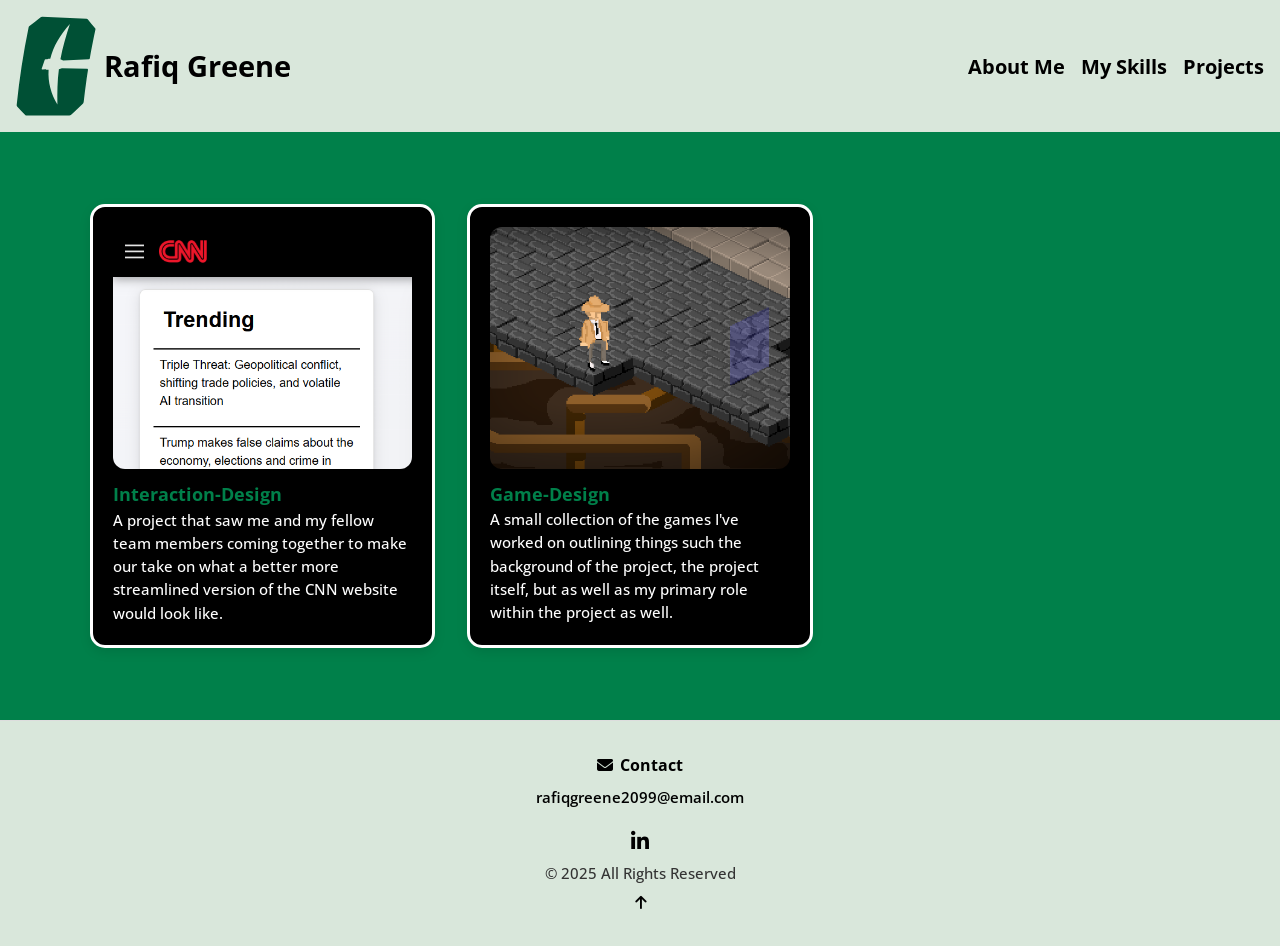
<file: project.html>
<!DOCTYPE html>
<html lang="en">
<head>
    <meta charset="UTF-8">
    <meta name="viewport" content="width=device-width, initial-scale=1.0">
    <title>Projects</title>
    
    <!--Google Fonts (EXACTLY same as index.html)-->
    <link rel="preconnect" href="https://fonts.googleapis.com">
    <link rel="preconnect" href="https://fonts.gstatic.com" crossorigin>
    <link href="https://fonts.googleapis.com/css2?family=Open+Sans:ital,wght@0,300..800;1,300..800&family=Oswald:wght@200..700&display=swap" rel="stylesheet">
    <link rel="stylesheet" href="https://cdnjs.cloudflare.com/ajax/libs/font-awesome/6.4.0/css/all.min.css">
    <!--CSS Stylesheet Link (EXACTLY same as index.html)-->
    <link rel="stylesheet" href="css/style.css" />
    
</head>
<body id = "top">
    <!--Header Section -->
    <header>
        <div class="logo-section">
      <img src="images/Charlotte_49ers_logo.svg" alt="logo" width="200" height="200"/>
      <a href="index.html"><h1>Rafiq Greene</h1></a>
    </div>

        <!--Navigation-->
        <nav>
            <ul>
                <li><a href="index.html#about">About Me</a></li>
                <li><a href="index.html#skills">My Skills</a></li>
                <li><a href="project.html">Projects</a></li>
            </ul>
        </nav>
    </header>

    <!--Main Content Area-->
    <main>
        
        <!--Projects Container (Required: At least 5 projects total)-->
        <section id="projects">
            
            <!--PROJECT 1 -->
            <div class="cnn"> 
                <!-- Project image ) -->
                <a href="interaction-design.html"><img src = "images/cnn-1.png" alt = "logo" width = "150" height = "150"></a>
                <!-- Project title -->
                <h3> <a href="interaction-design.html" >Interaction-Design</a> </h3>
                <!-- Short summary -->
                <p> A project that saw me and my fellow team members coming together to make our take
                 on what a better more streamlined version of the CNN website would look like. 
                </p>
                <!-- Creator attribution -->
            </div>

            <!--PROJECT 3 -->
            <div class="game">
                <!-- Project image  -->
                 <a href= "game-select.html" > <img src= "images/steampunk-1.png" alt = "logo" width = "150" height = "150"></a>
                <!-- Project title -->
                <h3><a href="game-select.html" >Game-Design</a></h3>
                <!-- Short summary -->
                <p>A small collection of the games I've worked on outlining things such the background of the project, 
                the project itself, but as well as my primary role within the project as well.</p>
            </div>
        </section>
    </main>

    <!--Footer (MUST be EXACTLY same as index.html)-->
    <footer class="site-footer">
    <section>
      <h6><i class="fa-solid fa-envelope"></i> Contact</h6>
      <p><a href="mailto:123@email.com">rafiqgreene2099@email.com</a></p>
    </section>
    <ul class="socials" aria-label="Social links">
      <li><a href="https://www.linkedin.com/in/rafiq-greene-434401252/" target="_blank" rel="noopener"><i class="fa-brands fa-linkedin-in" aria-hidden="true"></i></a></li>
    </ul>
    <p class="copyright">&copy; 2025  All Rights Reserved</p>
    <a href="#top" class="back-to-top" aria-label="Back to top"><i class="fa-solid fa-arrow-up"></i></a>
  </footer>

</body>
</html>
</file>
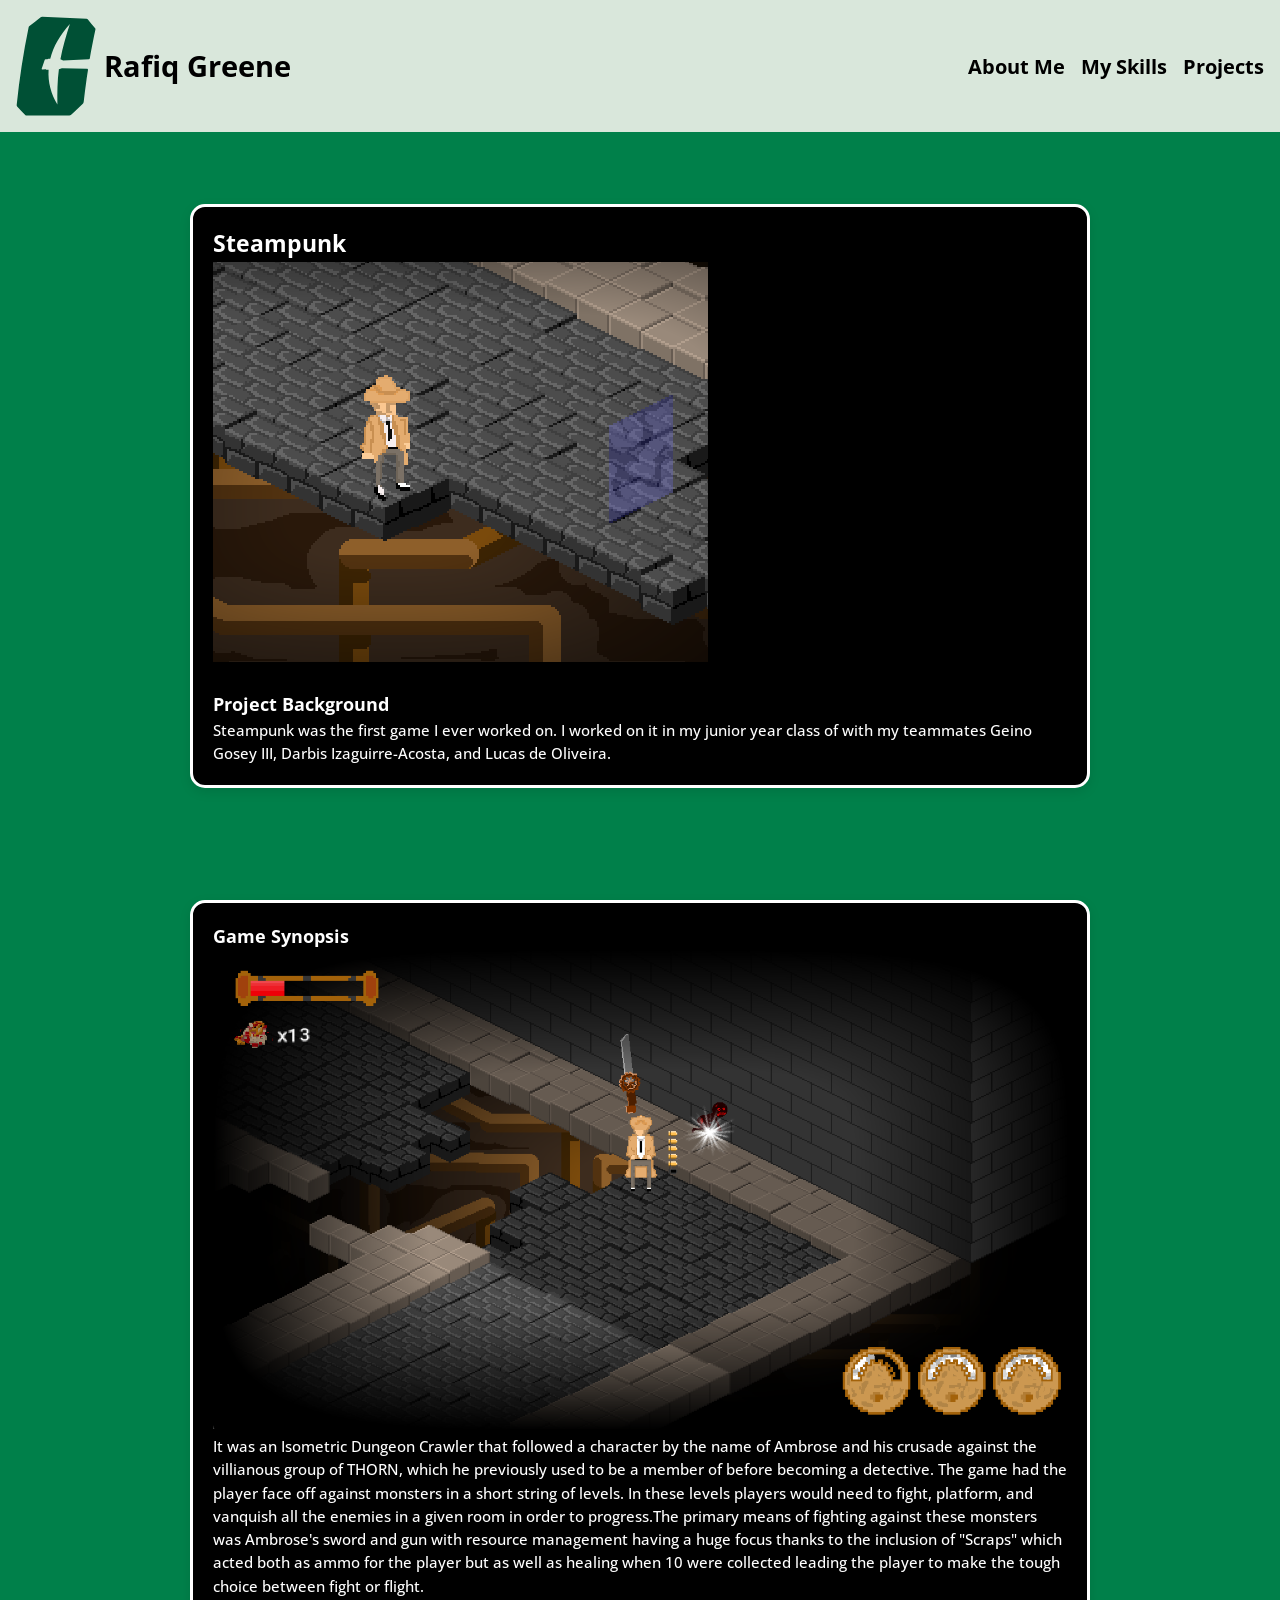
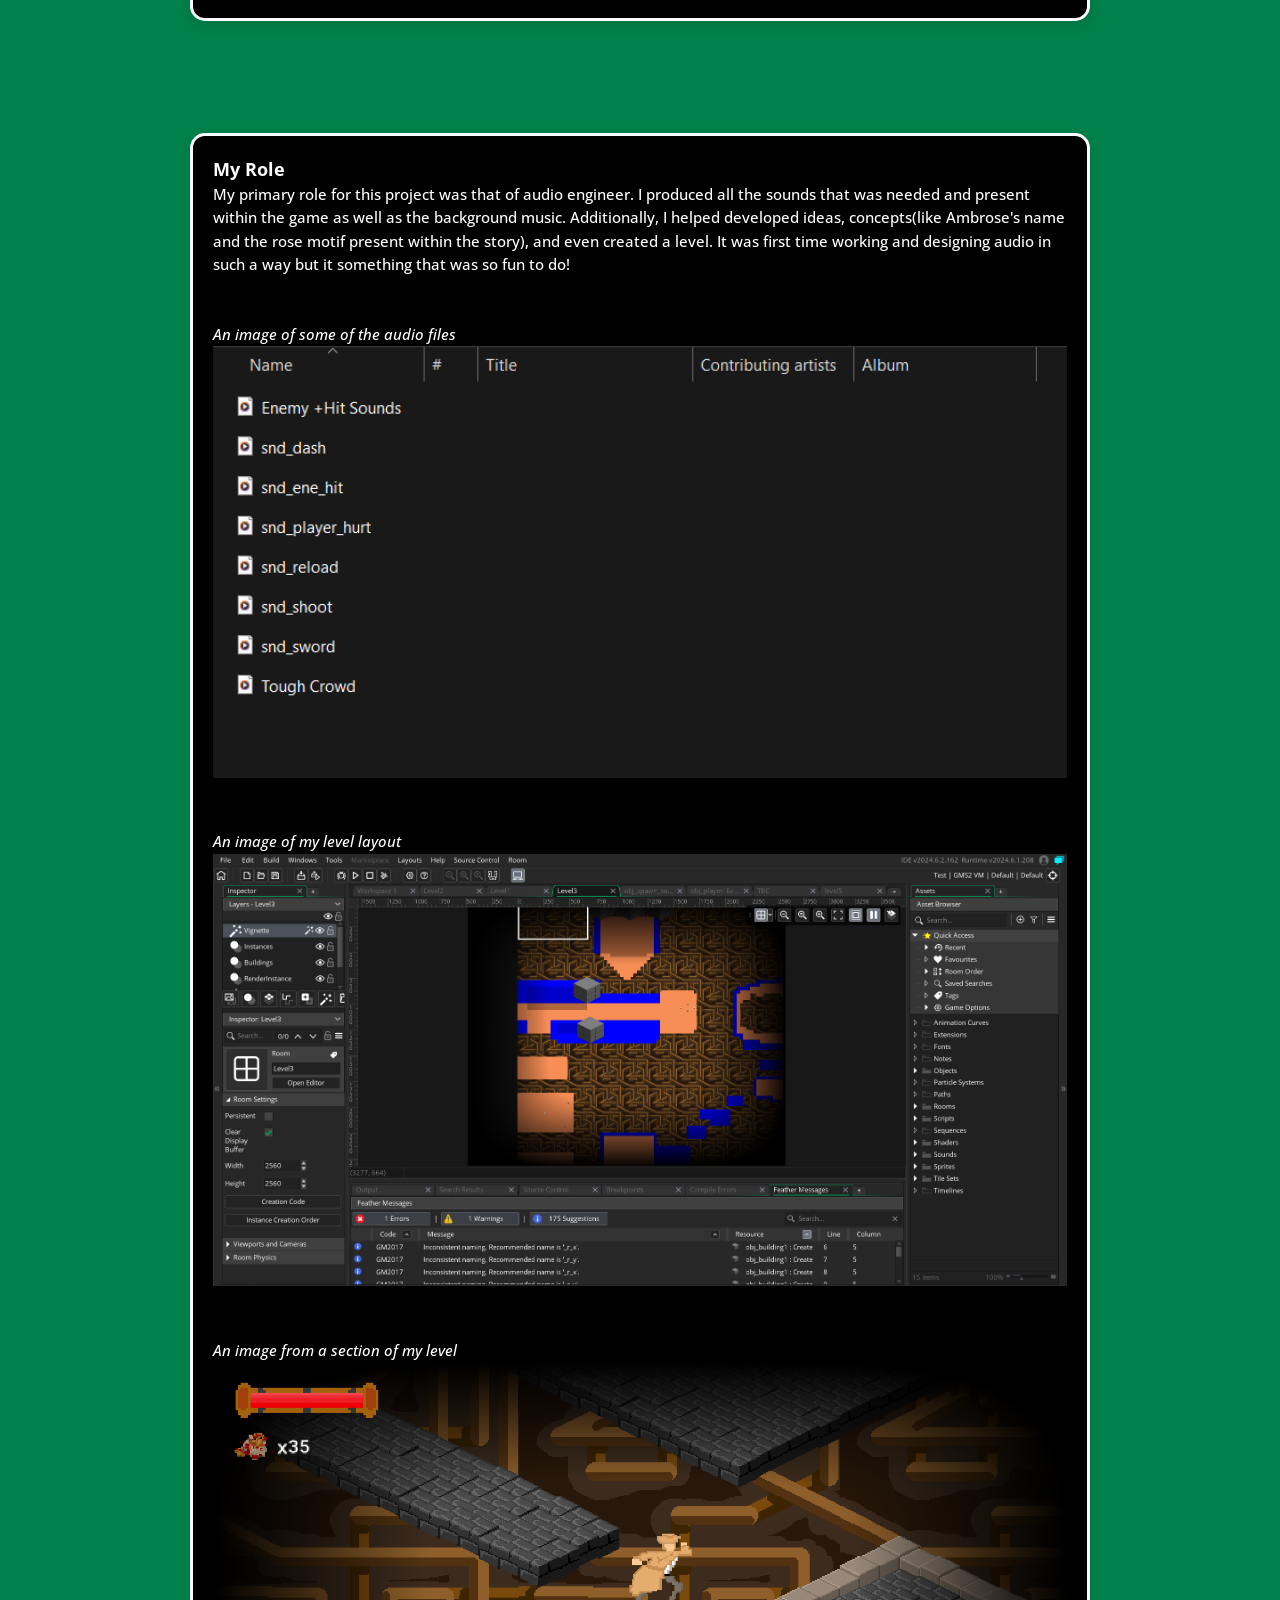
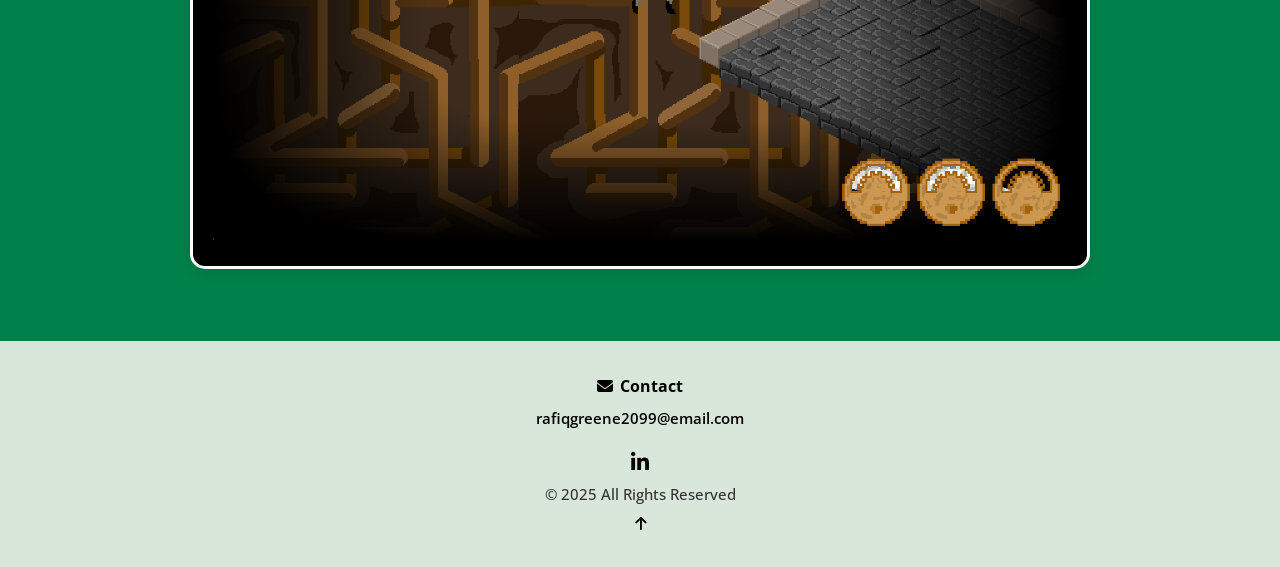
<file: steampunk.html>
<!DOCTYPE html>
<html lang="en">
<head>
    <meta charset="UTF-8">
    <meta name="viewport" content="width=device-width, initial-scale=1.0">
    <title>Projects</title>
    
    <!--Google Fonts (EXACTLY same as index.html)-->
    <link rel="preconnect" href="https://fonts.googleapis.com">
    <link rel="preconnect" href="https://fonts.gstatic.com" crossorigin>
    <link href="https://fonts.googleapis.com/css2?family=Open+Sans:ital,wght@0,300..800;1,300..800&family=Oswald:wght@200..700&display=swap" rel="stylesheet">
    <link rel="stylesheet" href="https://cdnjs.cloudflare.com/ajax/libs/font-awesome/6.4.0/css/all.min.css">
    <!--CSS Stylesheet Link (EXACTLY same as index.html)-->
    <link rel="stylesheet" href="css/style.css" />
    
</head>
<body id = "top">
    <!--Header Section -->
   <header>
        <div class="logo-section">
      <img src="images/Charlotte_49ers_logo.svg" alt="logo" width="200" height="200"/>
      <a href="index.html"><h1>Rafiq Greene</h1></a>
    </div>

        <!--Navigation-->
        <nav>
            <ul>
                <li><a href="index.html#about">About Me</a></li>
                <li><a href="index.html#skills">My Skills</a></li>
                <li><a href="project.html">Projects</a></li>
            </ul>
        </nav>
    </header>

    <!--Main Content Area-->
    <main>
    <section class="skills">
    <div ><h2>Steampunk</h2></div>
    <img src="images/steampunk-1.png">
    <br></br>
    <h3>Project Background</h3>
    <p>Steampunk was the first game I ever worked on. I worked on it in my junior year class of with my  teammates  Geino Gosey III, 
    Darbis Izaguirre-Acosta, and Lucas de Oliveira. </p>
    </section>

    <section class="skills">
    <h3>Game Synopsis</h3>
    <img class="screenshot" src="images/steampunk-3.png">
    <p> It was an Isometric Dungeon Crawler that followed a character by the name of Ambrose and
    his crusade against the villianous group of THORN, which he previously used to be a member of before becoming a detective.
    The game had the player face off against monsters in a short string of levels. In these levels players would need to fight, platform, and vanquish
    all the enemies in a given room in order to progress.The primary means of fighting against these monsters was Ambrose's sword and gun with resource management
    having a huge focus thanks to the inclusion of "Scraps" which acted both as ammo for the player but as well as healing when 10 were collected leading the player
    to make the tough choice between fight or flight. </p>
    </section>

    <section class="skills">
    <h3>My Role</h3>
    <p> My primary role for this project was that of audio engineer. 
    I produced all the sounds that was needed and present within the game as well as the background music.
    Additionally, I helped developed ideas, concepts(like Ambrose's name and the rose motif present within the story), and even created a level.
    It was first time working and designing audio in such a way but it something that was so fun to do!</p>
    <br></br>
    <figure>
      <figcaption>
    <div><i>An image of some of the audio files </i></div>
    </figcaption>
    <img class="screenshot" src="images/audfiles.png">
    </figure>

    <br></br>
    <figure>
      <figcaption>
    <div><i>An image of my level layout</i></div>
    </figcaption>
    <img class="screenshot" src="images/level.png">
    </figure>
    <br></br>

    <figure>
      <figcaption>
    <div><i>An image from a section of my level</i></div>
    </figcaption>
    <img class="screenshot" src="images/steampunk-4.png">
    </figure>
    
   </section>
    </main>

    <!--Footer (MUST be EXACTLY same as index.html)-->
    <footer class="site-footer">
    <section>
      <h6><i class="fa-solid fa-envelope"></i> Contact</h6>
      <p><a href="mailto:123@email.com">rafiqgreene2099@email.com</a></p>
    </section>
    <ul class="socials" aria-label="Social links">
      <li><a href="https://www.linkedin.com/in/rafiq-greene-434401252/" target="_blank" rel="noopener"><i class="fa-brands fa-linkedin-in" aria-hidden="true"></i></a></li>
    </ul>
    <p class="copyright">&copy; 2025  All Rights Reserved</p>
    <a href="#top" class="back-to-top" aria-label="Back to top"><i class="fa-solid fa-arrow-up"></i></a>
  </footer>


</body>
</html>
</file>
<file: css/style.css>
:root {
  --clr-primary: hsl(0, 0%, 0%);
  --clr-green: hsl(155, 100%, 25%);
  --clr-neutral75: hsla(27, 100%, 98%, 0.85);
  --clr-white: hsl(0, 0%, 100%);
  --clr-light-gray: hsl(0, 0%, 81%);
}

* {
  margin: 0;
  padding: 0;
  box-sizing: border-box;
}

html {
  scroll-behavior: smooth;
}

html, body {
  height: 100%;
}

body {
  background-color: var(--clr-green);
  font-family: 'Open Sans', sans-serif;
  color: var(--clr-white);
  font-size: 15px;
  font-weight: 500;
  line-height: 1.55;

  display: flex;
  flex-direction: column; 
}

a {
  text-decoration: none;
}

/* Header */
header {
  padding: 1rem;
  display: flex;
  justify-content: space-between;
  align-items: center;
  background-color: var(--clr-neutral75);
}

.logo-section {
  display: flex;
  align-items: center;
  gap: 0.5rem;
}

.logo-section img {
  height: 100px;
  width: auto;
  border-radius: 6px;
}

.logo-section h1 {
  font-family: 'Open Sans', sans-serif;
  font-size: 1.8rem;
  font-weight: 700;
  color: var(--clr-primary);
  margin: 0;
  line-height: 1.2;
  cursor: pointer;
}

nav a {
  color: var(--clr-primary);
  font-weight: 700;
  font-size: 20px;
}

nav a:hover,
nav a:focus {
  text-decoration: underline;
}

nav ul {
  display: flex;
  list-style: none;
  gap: 1rem;
}

/* Main */
main {
  max-width: 1100px;
  width: 90%;
  margin-inline: auto;
  padding-block: 2rem;
  display: grid;
  gap: 2rem;
  flex: 1; 
}

/* General card styles */
.hero,
.about,
.skills,
.goals,
.contact,
.cnn,
.podcast,
.game,
.budget,
.calculator {
  background-color: var(--clr-primary);
  color: var(--clr-white);
  padding: 20px;
  border-radius: 15px;
  border: 3px solid var(--clr-white);
  box-shadow: 0 4px 12px rgba(0, 0, 0, 0.1);
  margin-inline: auto;
  width: 100%;
  max-width: 900px;
  margin-top: 2.5rem;
  margin-bottom: 2.5rem;
}
.weblink {
   color: var(--clr-green);
}

.screenshot{
width:100%;
}
.games h2{
color:var(--clr-white)
}
/* Hero */
.hero {
  display: flex;
  align-items: center;
  gap: 1.5rem;
  padding: 2.5rem;
}

.hero p {
  margin-top: 0.5rem;
  background: var(--clr-green);
  color: var(--clr-white);
  display: inline-block;
  padding: 0.6rem 1.2rem;
  border-radius: 8px;
  font-weight: 700;
  font-size: 1rem;
  letter-spacing: 0.5px;
  box-shadow: 0 2px 6px rgba(0,0,0,0.25);
  text-align: center;
}

.profile-pic {
  width: 160px;
  height: 160px;
  border-radius: 50%;
  border: 3px solid var(--clr-white);
  object-fit: cover;
}

/* Skills */
.skills ul {
  list-style-type: none;
  padding-left: 0;
  display: flex;
  flex-wrap: wrap;
  gap: 0.5rem;
}

.skills li {
  background: rgba(255, 255, 255, 0.6);
  border: 1px solid rgba(255, 255, 255, 0.9);
  color: var(--clr-purple);
  padding: 0.35rem 0.7rem;
  border-radius: 999px;
  font-size: 0.9rem;
  font-weight: 700;
}

/* Contact */
.contact form {
  display: grid;
  gap: 0.85rem;
}

.contact label {
  display: block;
  margin-bottom: 0.25rem;
  color: var(--clr-purple);
}

.contact input,
.contact textarea {
  width: 100%;
  padding: 0.7rem 0.85rem;
  border: 1.5px solid rgba(0, 0, 0, 0.25);
  border-radius: 10px;
  background: var(--clr-white);
  color: var(--clr-purple);
}

.contact button {
  justify-self: start;
  padding: 0.7rem 1rem;
  border: 0;
  border-radius: 10px;
  background: var(--clr-green);
  color: var(--clr-white);
  font-weight: 700;
  cursor: pointer;
}

.contact button:hover {
  filter: brightness(1.08); 
}

/* Projects grid */
#projects {
  display: grid;
  gap: 2rem;
}

#projects img {
  width: 100%;
  height: auto;
  display: block;
  border-radius: 12px;
  margin-bottom: 0.75rem;
}

#projects h3 a {
  color: var(--clr-green);
}

@media (min-width: 800px) {
  #projects { grid-template-columns: repeat(2, 1fr); }
}

@media (min-width: 1100px) {
  #projects { grid-template-columns: repeat(3, 1fr); }
}

/* Footer */
footer {
  background: var(--clr-neutral75);
  padding: 2rem 1rem;
  text-align: center;
  border-top: 1px solid #ddd;
}

footer h6 {
  font-size: 1rem;
  font-weight: 700;
  margin-bottom: 0.5rem;
  color: var(--clr-primary);
  display: flex;
  align-items: center;
  justify-content: center;
  gap: 0.4rem;
}

footer p {
  margin: 0.3rem 0;
  font-size: 0.95rem;
  color: #333;
}

footer a {
  color: var(--clr-primary);
  text-decoration: none;
  font-weight: 600;
}

.socials {
  display: flex;
  gap: 1rem;
  list-style: none;
  padding: 0;
  margin: 1rem 0 0;
  justify-content: center;
}

.socials li {
  margin: 0;
}

.socials a {
  font-size: 1.3rem;
  color: var(--clr-primary);
  text-decoration: none;
}

.socials a:hover {
  opacity: 0.85; 
}

/* Responsive */
@media (max-width: 900px) {
  body {
    font-size: 16px;
  }

  header,
  nav {
    flex-direction: column;
    align-items: center;
  }
}

@media (max-width: 700px) {
  body {
    font-size: 14px;
  }

  header,
  nav {
    flex-direction: column;
    text-align: center;
  }

  img {
    max-width: 100%;
    height: auto;
  }

  .hero {
    flex-direction: column;
    text-align: center;
  }
}
</file>
